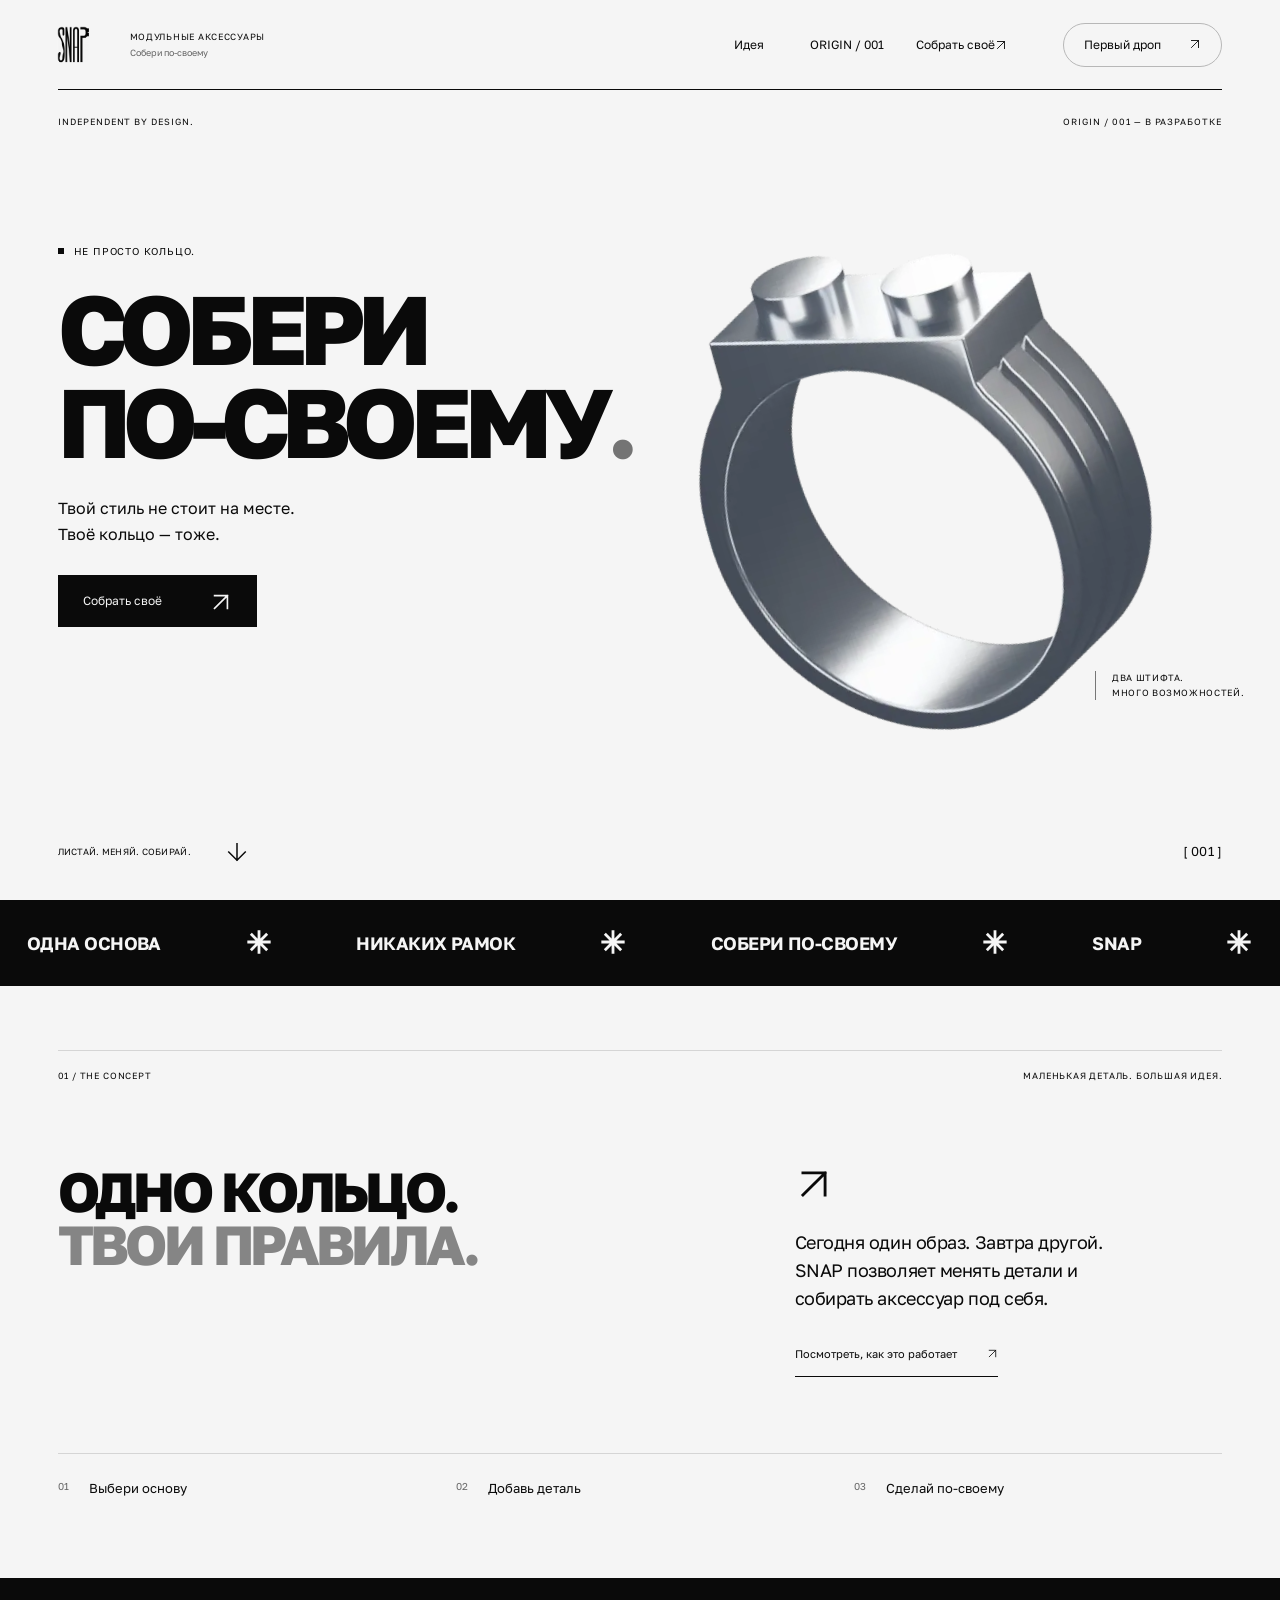
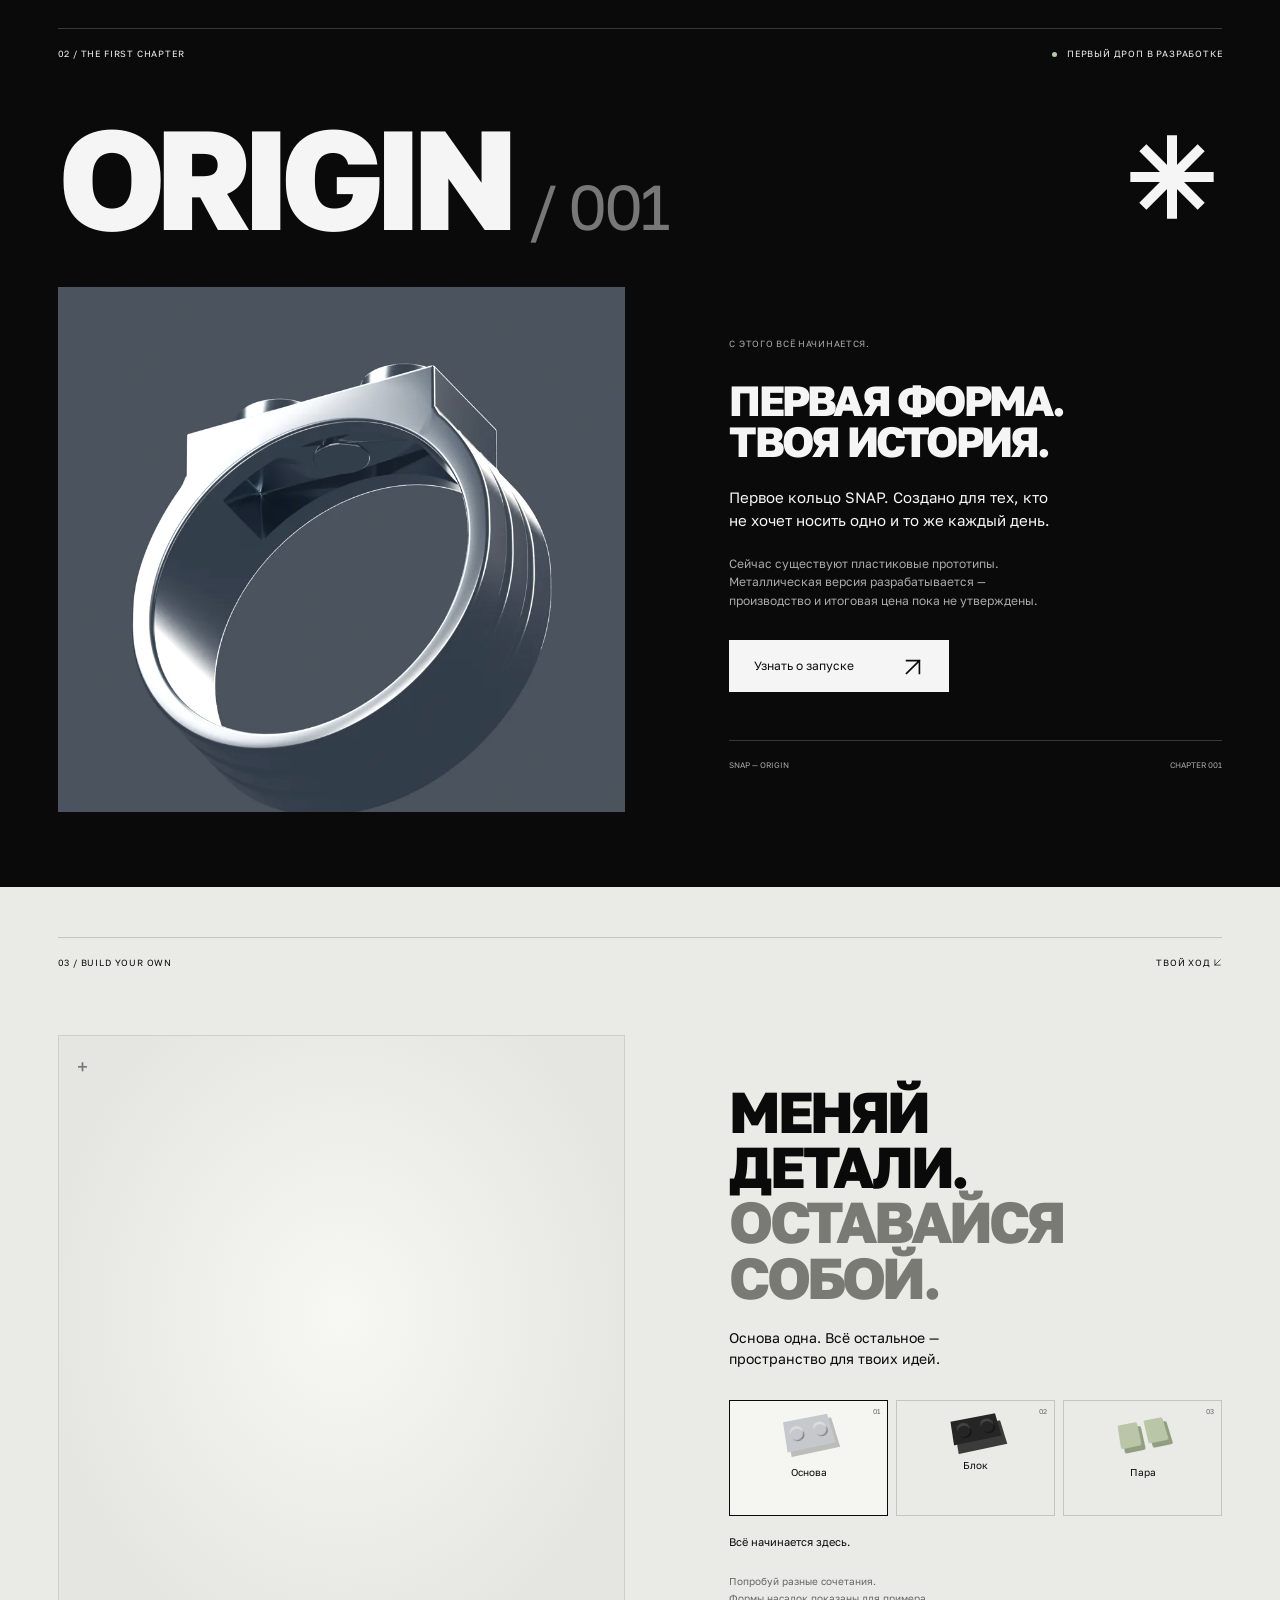
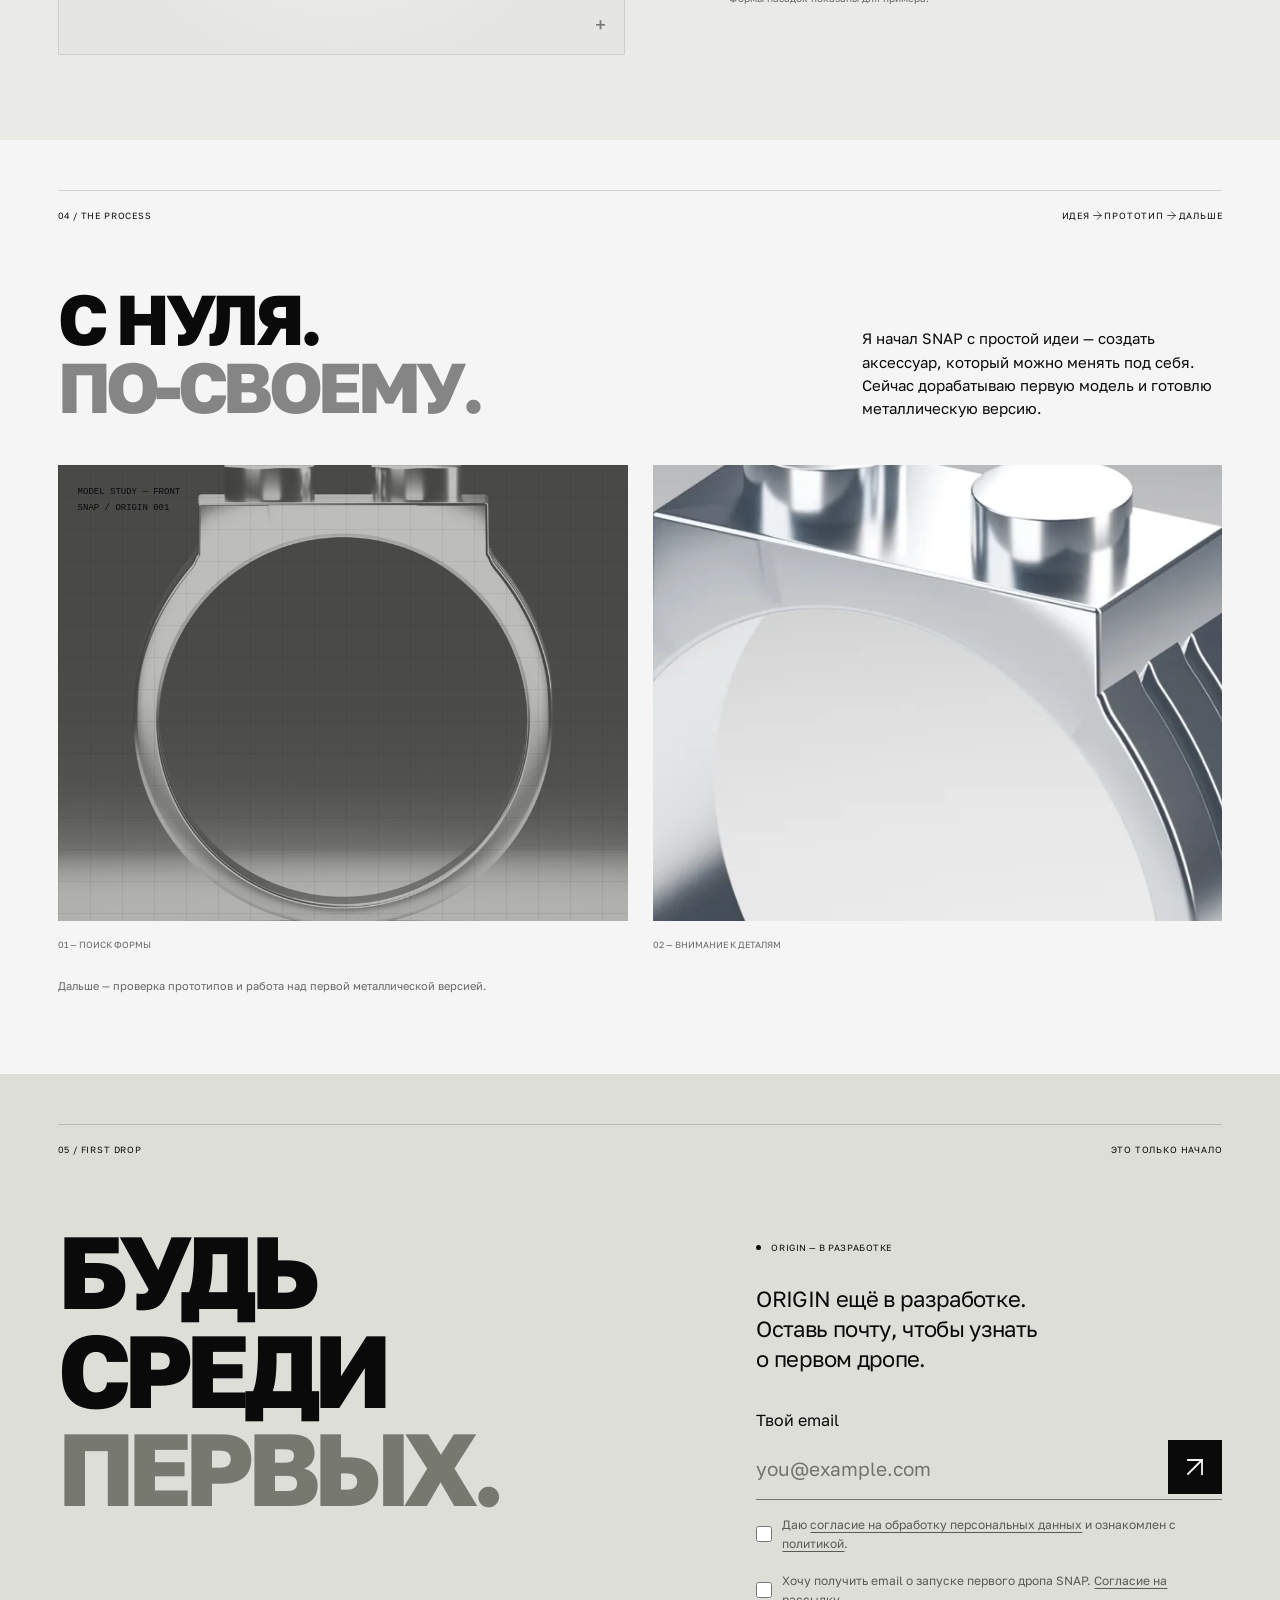
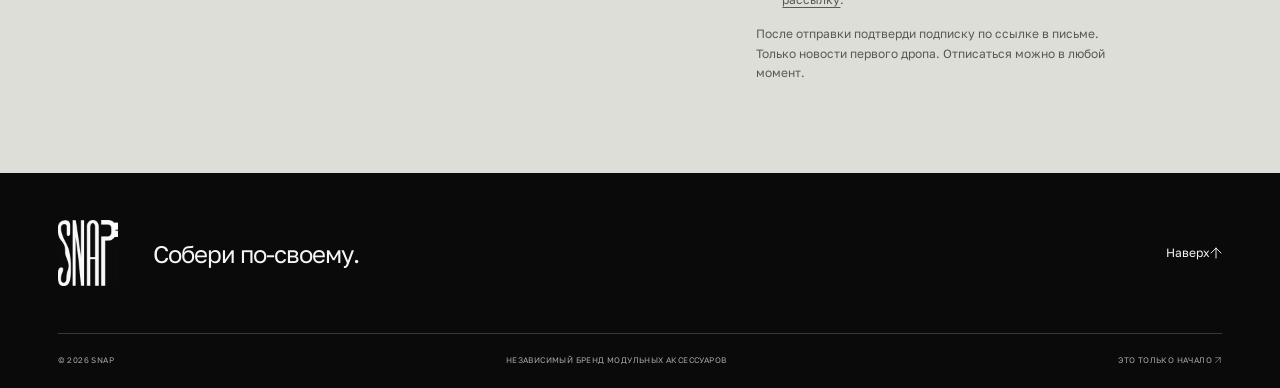
<file: index.html>
<!DOCTYPE html><!--yKnNZazQDcFm_Z3IN221v--><html lang="ru"><head><meta charSet="utf-8"/><meta name="viewport" content="width=device-width, initial-scale=1"/><link rel="preload" as="image" href="/media/snap-logo.webp"/><link rel="preload" as="image" href="/media/sequence/base/12.webp" fetchPriority="high"/><link rel="stylesheet" href="/_next/static/css/0de1158cc1c0358b.css" data-precedence="next"/><link rel="preload" as="script" fetchPriority="low" href="/_next/static/chunks/webpack-7579f4a6d8541d0e.js"/><script src="/_next/static/chunks/4bd1b696-c023c6e3521b1417.js" async=""></script><script src="/_next/static/chunks/255-1f92380adbc6ec99.js" async=""></script><script src="/_next/static/chunks/main-app-2f1abfb58937e68d.js" async=""></script><script src="/_next/static/chunks/app/page-f164406e32ae17df.js" async=""></script><title>SNAP — Собери по-своему</title><meta name="description" content="Независимый бренд модульных аксессуаров. Одно кольцо. Твои правила. Первый дроп ORIGIN в разработке."/><meta name="robots" content="index, follow"/><script src="/_next/static/chunks/polyfills-42372ed130431b0a.js" noModule=""></script></head><body><div hidden=""><!--$--><!--/$--></div><a class="skip-link" href="#concept">Перейти к содержимому</a><header class="header"><a class="brand-mark" href="#top" aria-label="SNAP — в начало"><img src="/media/snap-logo.webp" width="31" height="36" alt="SNAP"/></a><span class="header-caption">МОДУЛЬНЫЕ АКСЕССУАРЫ<br/><span>Собери по-своему</span></span><nav class="navigation" id="main-navigation" aria-label="Основная навигация"><a href="#concept">Идея</a><a href="#origin">ORIGIN / 001</a><a href="#build">Собрать своё <svg class="snap-icon" viewBox="0 0 24 24" fill="none" aria-hidden="true" focusable="false"><path d="M5 19 19 5M5 5h14v14" stroke="currentColor" stroke-width="1.8" stroke-linecap="square" stroke-linejoin="miter" transform="rotate(0 12 12)"></path></svg></a></nav><a class="header-drop" href="#first-drop">Первый дроп <span><svg class="snap-icon" viewBox="0 0 24 24" fill="none" aria-hidden="true" focusable="false"><path d="M5 19 19 5M5 5h14v14" stroke="currentColor" stroke-width="1.8" stroke-linecap="square" stroke-linejoin="miter" transform="rotate(0 12 12)"></path></svg></span></a><button class="menu-button" aria-controls="main-navigation" aria-expanded="false" aria-label="Открыть меню">Меню +</button></header><main id="top"><section class="hero"><div class="hero-topline"><span>INDEPENDENT BY DESIGN.</span><span>ORIGIN / 001 — В РАЗРАБОТКЕ</span></div><div class="hero-copy"><div class="eyebrow"><span class="tiny-square"></span> НЕ ПРОСТО КОЛЬЦО.</div><h1>СОБЕРИ<br/>ПО-СВОЕМУ<span class="title-dot">.</span></h1><p>Твой стиль не стоит на месте.<br/>Твоё кольцо — тоже.</p><a class="button button-dark" href="#build">Собрать своё <span><svg class="snap-icon" viewBox="0 0 24 24" fill="none" aria-hidden="true" focusable="false"><path d="M5 19 19 5M5 5h14v14" stroke="currentColor" stroke-width="1.8" stroke-linecap="square" stroke-linejoin="miter" transform="rotate(0 12 12)"></path></svg></span></a></div><div class="hero-stage" data-ring-stage="hero"><img class="ring-poster ring-sequence" src="/media/sequence/base/12.webp" width="640" height="640" alt="Кольцо SNAP — кадр визуализации цифровой модели" loading="eager" fetchPriority="high" decoding="async"/><span class="product-pin">ДВА ШТИФТА.<br/>МНОГО ВОЗМОЖНОСТЕЙ.</span></div><div class="hero-bottom"><a href="#concept">ЛИСТАЙ. МЕНЯЙ. СОБИРАЙ. <span><svg class="snap-icon" viewBox="0 0 24 24" fill="none" aria-hidden="true" focusable="false"><path d="M5 19 19 5M5 5h14v14" stroke="currentColor" stroke-width="1.8" stroke-linecap="square" stroke-linejoin="miter" transform="rotate(135 12 12)"></path></svg></span></a><span class="hero-index">[ 001 ]</span></div></section><div class="ticker" aria-hidden="true"><span>ОДНА ОСНОВА</span><b><svg class="snap-icon" viewBox="0 0 24 24" fill="none" aria-hidden="true" focusable="false"><path d="M12 2v20M2 12h20M5 5l14 14M5 19 19 5" stroke="currentColor" stroke-width="2.4"></path></svg></b><span>НИКАКИХ РАМОК</span><b><svg class="snap-icon" viewBox="0 0 24 24" fill="none" aria-hidden="true" focusable="false"><path d="M12 2v20M2 12h20M5 5l14 14M5 19 19 5" stroke="currentColor" stroke-width="2.4"></path></svg></b><span>СОБЕРИ ПО-СВОЕМУ</span><b><svg class="snap-icon" viewBox="0 0 24 24" fill="none" aria-hidden="true" focusable="false"><path d="M12 2v20M2 12h20M5 5l14 14M5 19 19 5" stroke="currentColor" stroke-width="2.4"></path></svg></b><span>SNAP</span><b><svg class="snap-icon" viewBox="0 0 24 24" fill="none" aria-hidden="true" focusable="false"><path d="M12 2v20M2 12h20M5 5l14 14M5 19 19 5" stroke="currentColor" stroke-width="2.4"></path></svg></b></div><section id="concept" class="concept section"><div class="section-line"><span>01 / THE CONCEPT</span><span>МАЛЕНЬКАЯ ДЕТАЛЬ. БОЛЬШАЯ ИДЕЯ.</span></div><div class="concept-layout"><h2>ОДНО КОЛЬЦО.<br/><span>ТВОИ ПРАВИЛА.</span></h2><div><span class="concept-icon" aria-hidden="true"><svg class="snap-icon" viewBox="0 0 24 24" fill="none" aria-hidden="true" focusable="false"><path d="M5 19 19 5M5 5h14v14" stroke="currentColor" stroke-width="1.8" stroke-linecap="square" stroke-linejoin="miter" transform="rotate(0 12 12)"></path></svg></span><p>Сегодня один образ. Завтра другой. SNAP позволяет менять детали и собирать аксессуар под себя.</p><a class="text-link" href="#build">Посмотреть, как это работает <span><svg class="snap-icon" viewBox="0 0 24 24" fill="none" aria-hidden="true" focusable="false"><path d="M5 19 19 5M5 5h14v14" stroke="currentColor" stroke-width="1.8" stroke-linecap="square" stroke-linejoin="miter" transform="rotate(0 12 12)"></path></svg></span></a></div></div><div class="concept-steps"><span><b>01</b> Выбери основу</span><span><b>02</b> Добавь деталь</span><span><b>03</b> Сделай по-своему</span></div></section><section id="origin" class="origin section"><div class="section-line"><span>02 / THE FIRST CHAPTER</span><span class="status-light">ПЕРВЫЙ ДРОП В РАЗРАБОТКЕ</span></div><div class="origin-heading"><h2>ORIGIN<span>/ 001</span></h2><span class="origin-star" aria-hidden="true"><svg class="snap-icon" viewBox="0 0 24 24" fill="none" aria-hidden="true" focusable="false"><path d="M12 2v20M2 12h20M5 5l14 14M5 19 19 5" stroke="currentColor" stroke-width="2.4"></path></svg></span></div><div class="origin-layout"><figure class="origin-image"><img src="/media/inside.webp" width="900" height="900" loading="lazy" alt="Внутренняя сторона кольца SNAP — рендер цифровой модели"/></figure><div class="origin-copy"><span class="eyebrow">С ЭТОГО ВСЁ НАЧИНАЕТСЯ.</span><h3>ПЕРВАЯ ФОРМА.<br/>ТВОЯ ИСТОРИЯ.</h3><p>Первое кольцо SNAP. Создано для тех, кто не хочет носить одно и то же каждый день.</p><p class="muted">Сейчас существуют пластиковые прототипы. Металлическая версия разрабатывается — производство и итоговая цена пока не утверждены.</p><a class="button button-light" href="#first-drop">Узнать о запуске <span><svg class="snap-icon" viewBox="0 0 24 24" fill="none" aria-hidden="true" focusable="false"><path d="M5 19 19 5M5 5h14v14" stroke="currentColor" stroke-width="1.8" stroke-linecap="square" stroke-linejoin="miter" transform="rotate(0 12 12)"></path></svg></span></a><div class="origin-footnote"><span>SNAP — ORIGIN</span><span>CHAPTER 001</span></div></div></div></section><section class="builder section" id="build" aria-labelledby="build-title"><div class="section-line"><span>03 / BUILD YOUR OWN</span><span>ТВОЙ ХОД <svg class="snap-icon" viewBox="0 0 24 24" fill="none" aria-hidden="true" focusable="false"><path d="M5 19 19 5M5 5h14v14" stroke="currentColor" stroke-width="1.8" stroke-linecap="square" stroke-linejoin="miter" transform="rotate(180 12 12)"></path></svg></span></div><div class="builder-layout"><div class="builder-stage" data-ring-stage="build"><img class="ring-poster ring-sequence" src="/media/sequence/base/12.webp" width="640" height="640" alt="Кольцо SNAP — кадр визуализации цифровой модели" loading="lazy" fetchPriority="auto" decoding="async"/><div class="stage-cross top-left">+</div><div class="stage-cross bottom-right">+</div></div><div class="builder-controls"><h2 id="build-title">МЕНЯЙ<br/>ДЕТАЛИ.<br/><span>ОСТАВАЙСЯ <br/>СОБОЙ.</span></h2><p>Основа одна. Всё остальное —<br/>пространство для твоих идей.</p><div class="module-picker" role="group" aria-label="Демонстрационные насадки"><button data-module="base" aria-pressed="true" class="module active"><span class="module-shape base" style="--module-color:#c5c8cc"><i></i><i></i></span><span>Основа</span><small>0<!-- -->1</small></button><button data-module="block" aria-pressed="false" class="module"><span class="module-shape block" style="--module-color:#252525"><i></i><i></i></span><span>Блок</span><small>0<!-- -->2</small></button><button data-module="double" aria-pressed="false" class="module"><span class="module-shape double" style="--module-color:#b9c7a7"><i></i><i></i></span><span>Пара</span><small>0<!-- -->3</small></button></div><p class="selected-caption" aria-live="polite">Всё начинается здесь.</p><p class="demo-note">Попробуй разные сочетания.<br/>Формы насадок показаны для примера.</p></div></div></section><section class="process section" id="process"><div class="section-line"><span>04 / THE PROCESS</span><span>ИДЕЯ <svg class="snap-icon" viewBox="0 0 24 24" fill="none" aria-hidden="true" focusable="false"><path d="M5 19 19 5M5 5h14v14" stroke="currentColor" stroke-width="1.8" stroke-linecap="square" stroke-linejoin="miter" transform="rotate(45 12 12)"></path></svg> ПРОТОТИП <svg class="snap-icon" viewBox="0 0 24 24" fill="none" aria-hidden="true" focusable="false"><path d="M5 19 19 5M5 5h14v14" stroke="currentColor" stroke-width="1.8" stroke-linecap="square" stroke-linejoin="miter" transform="rotate(45 12 12)"></path></svg> ДАЛЬШЕ</span></div><div class="process-heading"><h2>С НУЛЯ.<br/><span>ПО-СВОЕМУ.</span></h2><p>Я начал SNAP с простой идеи — создать аксессуар, который можно менять под себя. Сейчас дорабатываю первую модель и готовлю металлическую версию.</p></div><div class="process-grid"><figure><div class="cad-image"><img src="/media/side.webp" width="900" height="900" alt="Боковой ракурс цифровой модели SNAP" loading="lazy"/><span class="cad-grid"></span><span class="cad-label">MODEL STUDY — FRONT<br/>SNAP / ORIGIN 001</span></div><figcaption><span>01 — ПОИСК ФОРМЫ</span></figcaption></figure><figure><div class="detail-image"><img src="/media/hero.webp" width="1200" height="1200" loading="lazy" alt="Детали площадки и штифтов кольца SNAP — 3D-рендер"/></div><figcaption><span>02 — ВНИМАНИЕ К ДЕТАЛЯМ</span></figcaption></figure></div><p class="process-note">Дальше — проверка прототипов и работа над первой металлической версией.</p></section><section id="first-drop" class="signup section" aria-labelledby="signup-title"><div class="section-line"><span>05 / FIRST DROP</span><span>ЭТО ТОЛЬКО НАЧАЛО</span></div><div class="signup-layout"><h2 id="signup-title">БУДЬ<br/>СРЕДИ<br/><span>ПЕРВЫХ.</span></h2><div class="signup-content"><span class="status-light">ORIGIN — В РАЗРАБОТКЕ</span><p>ORIGIN ещё в разработке.<br/>Оставь почту, чтобы узнать<br/>о первом дропе.</p><form accept-charset="UTF-8" action="https://cp.unisender.com/ru/subscribe?hash=6nxn3b94kcfdrx9jefcy5f4em6941cexkpyzwr669mqtfmcb7d91y" method="POST"><input type="hidden" name="charset" value="UTF-8"/><input type="hidden" name="default_list_id" value="1"/><input type="hidden" name="overwrite" value="2"/><input type="hidden" name="is_v5" value="1"/><label for="email">Твой email</label><div class="email-row"><input id="email" type="email" autoComplete="email" placeholder="you@example.com" required="" maxLength="254" name="email"/><button type="submit" aria-label="Узнать о запуске SNAP"><svg class="snap-icon" viewBox="0 0 24 24" fill="none" aria-hidden="true" focusable="false"><path d="M5 19 19 5M5 5h14v14" stroke="currentColor" stroke-width="1.8" stroke-linecap="square" stroke-linejoin="miter" transform="rotate(0 12 12)"></path></svg></button></div><div class="honeypot" aria-hidden="true"><label>Ваш сайт<input tabindex="-1" autoComplete="off" name="website"/></label></div><label class="consent"><input type="checkbox" required="" name="consent"/><span>Даю <a href="/consent/" target="_blank" rel="noopener">согласие на обработку персональных данных</a> и ознакомлен с <a href="/privacy/" target="_blank" rel="noopener">политикой</a>.</span></label><label class="consent"><input type="checkbox" required="" name="newsletter"/><span>Хочу получить email о запуске первого дропа SNAP. <a href="/newsletter-consent/" target="_blank" rel="noopener">Согласие на рассылку</a>.</span></label><p class="privacy-note">После отправки подтверди подписку по ссылке в письме. Только новости первого дропа. Отписаться можно в любой момент.</p></form></div></div></section></main><footer class="footer"><div class="footer-top"><a href="#top" aria-label="SNAP — в начало"><img src="/media/snap-logo.webp" width="72" height="80" alt="SNAP"/></a><p>Собери по-своему.</p><a class="back-top" href="#top">Наверх <svg class="snap-icon" viewBox="0 0 24 24" fill="none" aria-hidden="true" focusable="false"><path d="M5 19 19 5M5 5h14v14" stroke="currentColor" stroke-width="1.8" stroke-linecap="square" stroke-linejoin="miter" transform="rotate(-45 12 12)"></path></svg></a></div><div class="footer-bottom"><span>© <!-- -->2026<!-- --> SNAP</span><span>НЕЗАВИСИМЫЙ БРЕНД МОДУЛЬНЫХ АКСЕССУАРОВ</span><span>ЭТО ТОЛЬКО НАЧАЛО <svg class="snap-icon" viewBox="0 0 24 24" fill="none" aria-hidden="true" focusable="false"><path d="M5 19 19 5M5 5h14v14" stroke="currentColor" stroke-width="1.8" stroke-linecap="square" stroke-linejoin="miter" transform="rotate(0 12 12)"></path></svg></span></div></footer><!--$--><!--/$--><script src="/_next/static/chunks/webpack-7579f4a6d8541d0e.js" id="_R_" async=""></script><script>(self.__next_f=self.__next_f||[]).push([0])</script><script>self.__next_f.push([1,"1:\"$Sreact.fragment\"\n2:I[9766,[],\"\"]\n3:I[8924,[],\"\"]\n4:I[1398,[\"974\",\"static/chunks/app/page-f164406e32ae17df.js\"],\"default\"]\n5:I[3861,[\"974\",\"static/chunks/app/page-f164406e32ae17df.js\"],\"default\"]\nf:I[7150,[],\"\"]\n:HL[\"/_next/static/css/0de1158cc1c0358b.css\",\"style\"]\n"])</script><script>self.__next_f.push([1,"0:{\"P\":null,\"b\":\"yKnNZazQDcFm-Z3IN221v\",\"p\":\"\",\"c\":[\"\",\"\"],\"i\":false,\"f\":[[[\"\",{\"children\":[\"__PAGE__\",{}]},\"$undefined\",\"$undefined\",true],[\"\",[\"$\",\"$1\",\"c\",{\"children\":[[[\"$\",\"link\",\"0\",{\"rel\":\"stylesheet\",\"href\":\"/_next/static/css/0de1158cc1c0358b.css\",\"precedence\":\"next\",\"crossOrigin\":\"$undefined\",\"nonce\":\"$undefined\"}]],[\"$\",\"html\",null,{\"lang\":\"ru\",\"children\":[\"$\",\"body\",null,{\"children\":[\"$\",\"$L2\",null,{\"parallelRouterKey\":\"children\",\"error\":\"$undefined\",\"errorStyles\":\"$undefined\",\"errorScripts\":\"$undefined\",\"template\":[\"$\",\"$L3\",null,{}],\"templateStyles\":\"$undefined\",\"templateScripts\":\"$undefined\",\"notFound\":[[[\"$\",\"title\",null,{\"children\":\"404: This page could not be found.\"}],[\"$\",\"div\",null,{\"style\":{\"fontFamily\":\"system-ui,\\\"Segoe UI\\\",Roboto,Helvetica,Arial,sans-serif,\\\"Apple Color Emoji\\\",\\\"Segoe UI Emoji\\\"\",\"height\":\"100vh\",\"textAlign\":\"center\",\"display\":\"flex\",\"flexDirection\":\"column\",\"alignItems\":\"center\",\"justifyContent\":\"center\"},\"children\":[\"$\",\"div\",null,{\"children\":[[\"$\",\"style\",null,{\"dangerouslySetInnerHTML\":{\"__html\":\"body{color:#000;background:#fff;margin:0}.next-error-h1{border-right:1px solid rgba(0,0,0,.3)}@media (prefers-color-scheme:dark){body{color:#fff;background:#000}.next-error-h1{border-right:1px solid rgba(255,255,255,.3)}}\"}}],[\"$\",\"h1\",null,{\"className\":\"next-error-h1\",\"style\":{\"display\":\"inline-block\",\"margin\":\"0 20px 0 0\",\"padding\":\"0 23px 0 0\",\"fontSize\":24,\"fontWeight\":500,\"verticalAlign\":\"top\",\"lineHeight\":\"49px\"},\"children\":404}],[\"$\",\"div\",null,{\"style\":{\"display\":\"inline-block\"},\"children\":[\"$\",\"h2\",null,{\"style\":{\"fontSize\":14,\"fontWeight\":400,\"lineHeight\":\"49px\",\"margin\":0},\"children\":\"This page could not be found.\"}]}]]}]}]],[]],\"forbidden\":\"$undefined\",\"unauthorized\":\"$undefined\"}]}]}]]}],{\"children\":[\"__PAGE__\",[\"$\",\"$1\",\"c\",{\"children\":[[[\"$\",\"a\",null,{\"className\":\"skip-link\",\"href\":\"#concept\",\"children\":\"Перейти к содержимому\"}],[\"$\",\"$L4\",null,{}],[\"$\",\"main\",null,{\"id\":\"top\",\"children\":[[\"$\",\"section\",null,{\"className\":\"hero\",\"children\":[[\"$\",\"div\",null,{\"className\":\"hero-topline\",\"children\":[[\"$\",\"span\",null,{\"children\":\"INDEPENDENT BY DESIGN.\"}],[\"$\",\"span\",null,{\"children\":\"ORIGIN / 001 — В РАЗРАБОТКЕ\"}]]}],[\"$\",\"div\",null,{\"className\":\"hero-copy\",\"children\":[[\"$\",\"div\",null,{\"className\":\"eyebrow\",\"children\":[[\"$\",\"span\",null,{\"className\":\"tiny-square\"}],\" НЕ ПРОСТО КОЛЬЦО.\"]}],[\"$\",\"h1\",null,{\"children\":[\"СОБЕРИ\",[\"$\",\"br\",null,{}],\"ПО-СВОЕМУ\",[\"$\",\"span\",null,{\"className\":\"title-dot\",\"children\":\".\"}]]}],[\"$\",\"p\",null,{\"children\":[\"Твой стиль не стоит на месте.\",[\"$\",\"br\",null,{}],\"Твоё кольцо — тоже.\"]}],[\"$\",\"a\",null,{\"className\":\"button button-dark\",\"href\":\"#build\",\"children\":[\"Собрать своё \",[\"$\",\"span\",null,{\"children\":[\"$\",\"svg\",null,{\"className\":\"snap-icon\",\"viewBox\":\"0 0 24 24\",\"fill\":\"none\",\"aria-hidden\":\"true\",\"focusable\":\"false\",\"children\":[\"$\",\"path\",null,{\"d\":\"M5 19 19 5M5 5h14v14\",\"stroke\":\"currentColor\",\"strokeWidth\":\"1.8\",\"strokeLinecap\":\"square\",\"strokeLinejoin\":\"miter\",\"transform\":\"rotate(0 12 12)\"}]}]}]]}]]}],[\"$\",\"div\",null,{\"className\":\"hero-stage\",\"data-ring-stage\":\"hero\",\"children\":[[\"$\",\"$L5\",null,{\"hero\":true}],[\"$\",\"span\",null,{\"className\":\"product-pin\",\"children\":[\"ДВА ШТИФТА.\",[\"$\",\"br\",null,{}],\"МНОГО ВОЗМОЖНОСТЕЙ.\"]}]]}],[\"$\",\"div\",null,{\"className\":\"hero-bottom\",\"children\":[[\"$\",\"a\",null,{\"href\":\"#concept\",\"children\":[\"ЛИСТАЙ. МЕНЯЙ. СОБИРАЙ. \",[\"$\",\"span\",null,{\"children\":[\"$\",\"svg\",null,{\"className\":\"snap-icon\",\"viewBox\":\"0 0 24 24\",\"fill\":\"none\",\"aria-hidden\":\"true\",\"focusable\":\"false\",\"children\":[\"$\",\"path\",null,{\"d\":\"M5 19 19 5M5 5h14v14\",\"stroke\":\"currentColor\",\"strokeWidth\":\"1.8\",\"strokeLinecap\":\"square\",\"strokeLinejoin\":\"miter\",\"transform\":\"rotate(135 12 12)\"}]}]}]]}],[\"$\",\"span\",null,{\"className\":\"hero-index\",\"children\":\"[ 001 ]\"}]]}]]}],[\"$\",\"div\",null,{\"className\":\"ticker\",\"aria-hidden\":\"true\",\"children\":[[\"$\",\"span\",null,{\"children\":\"ОДНА ОСНОВА\"}],[\"$\",\"b\",null,{\"children\":[\"$\",\"svg\",null,{\"className\":\"snap-icon\",\"viewBox\":\"0 0 24 24\",\"fill\":\"none\",\"aria-hidden\":\"true\",\"focusable\":\"false\",\"children\":[\"$\",\"path\",null,{\"d\":\"M12 2v20M2 12h20M5 5l14 14M5 19 19 5\",\"stroke\":\"currentColor\",\"strokeWidth\":\"2.4\"}]}]}],[\"$\",\"span\",null,{\"children\":\"НИКАКИХ РАМОК\"}],[\"$\",\"b\",null,{\"children\":[\"$\",\"svg\",null,{\"className\":\"snap-icon\",\"viewBox\":\"0 0 24 24\",\"fill\":\"none\",\"aria-hidden\":\"true\",\"focusable\":\"false\",\"children\":[\"$\",\"path\",null,{\"d\":\"M12 2v20M2 12h20M5 5l14 14M5 19 19 5\",\"stroke\":\"currentColor\",\"strokeWidth\":\"2.4\"}]}]}],[\"$\",\"span\",null,{\"children\":\"СОБЕРИ ПО-СВОЕМУ\"}],[\"$\",\"b\",null,{\"children\":[\"$\",\"svg\",null,{\"className\":\"snap-icon\",\"viewBox\":\"0 0 24 24\",\"fill\":\"none\",\"aria-hidden\":\"true\",\"focusable\":\"false\",\"children\":[\"$\",\"path\",null,{\"d\":\"M12 2v20M2 12h20M5 5l14 14M5 19 19 5\",\"stroke\":\"currentColor\",\"strokeWidth\":\"2.4\"}]}]}],[\"$\",\"span\",null,{\"children\":\"SNAP\"}],[\"$\",\"b\",null,{\"children\":[\"$\",\"svg\",null,{\"className\":\"snap-icon\",\"viewBox\":\"0 0 24 24\",\"fill\":\"none\",\"aria-hidden\":\"true\",\"focusable\":\"false\",\"children\":\"$L6\"}]}]]}],\"$L7\",\"$L8\",\"$L9\",\"$La\",\"$Lb\"]}],\"$Lc\"],null,\"$Ld\"]}],{},null,false]},null,false],\"$Le\",false]],\"m\":\"$undefined\",\"G\":[\"$f\",[]],\"s\":false,\"S\":true}\n"])</script><script>self.__next_f.push([1,"10:I[2644,[\"974\",\"static/chunks/app/page-f164406e32ae17df.js\"],\"default\"]\n11:I[620,[\"974\",\"static/chunks/app/page-f164406e32ae17df.js\"],\"default\"]\n12:I[4431,[],\"OutletBoundary\"]\n14:I[5278,[],\"AsyncMetadataOutlet\"]\n16:I[4431,[],\"ViewportBoundary\"]\n18:I[4431,[],\"MetadataBoundary\"]\n19:\"$Sreact.suspense\"\n6:[\"$\",\"path\",null,{\"d\":\"M12 2v20M2 12h20M5 5l14 14M5 19 19 5\",\"stroke\":\"currentColor\",\"strokeWidth\":\"2.4\"}]\n"])</script><script>self.__next_f.push([1,"7:[\"$\",\"section\",null,{\"id\":\"concept\",\"className\":\"concept section\",\"children\":[[\"$\",\"div\",null,{\"className\":\"section-line\",\"children\":[[\"$\",\"span\",null,{\"children\":\"01 / THE CONCEPT\"}],[\"$\",\"span\",null,{\"children\":\"МАЛЕНЬКАЯ ДЕТАЛЬ. БОЛЬШАЯ ИДЕЯ.\"}]]}],[\"$\",\"div\",null,{\"className\":\"concept-layout\",\"children\":[[\"$\",\"h2\",null,{\"children\":[\"ОДНО КОЛЬЦО.\",[\"$\",\"br\",null,{}],[\"$\",\"span\",null,{\"children\":\"ТВОИ ПРАВИЛА.\"}]]}],[\"$\",\"div\",null,{\"children\":[[\"$\",\"span\",null,{\"className\":\"concept-icon\",\"aria-hidden\":\"true\",\"children\":[\"$\",\"svg\",null,{\"className\":\"snap-icon\",\"viewBox\":\"0 0 24 24\",\"fill\":\"none\",\"aria-hidden\":\"true\",\"focusable\":\"false\",\"children\":[\"$\",\"path\",null,{\"d\":\"M5 19 19 5M5 5h14v14\",\"stroke\":\"currentColor\",\"strokeWidth\":\"1.8\",\"strokeLinecap\":\"square\",\"strokeLinejoin\":\"miter\",\"transform\":\"rotate(0 12 12)\"}]}]}],[\"$\",\"p\",null,{\"children\":\"Сегодня один образ. Завтра другой. SNAP позволяет менять детали и собирать аксессуар под себя.\"}],[\"$\",\"a\",null,{\"className\":\"text-link\",\"href\":\"#build\",\"children\":[\"Посмотреть, как это работает \",[\"$\",\"span\",null,{\"children\":[\"$\",\"svg\",null,{\"className\":\"snap-icon\",\"viewBox\":\"0 0 24 24\",\"fill\":\"none\",\"aria-hidden\":\"true\",\"focusable\":\"false\",\"children\":[\"$\",\"path\",null,{\"d\":\"M5 19 19 5M5 5h14v14\",\"stroke\":\"currentColor\",\"strokeWidth\":\"1.8\",\"strokeLinecap\":\"square\",\"strokeLinejoin\":\"miter\",\"transform\":\"rotate(0 12 12)\"}]}]}]]}]]}]]}],[\"$\",\"div\",null,{\"className\":\"concept-steps\",\"children\":[[\"$\",\"span\",null,{\"children\":[[\"$\",\"b\",null,{\"children\":\"01\"}],\" Выбери основу\"]}],[\"$\",\"span\",null,{\"children\":[[\"$\",\"b\",null,{\"children\":\"02\"}],\" Добавь деталь\"]}],[\"$\",\"span\",null,{\"children\":[[\"$\",\"b\",null,{\"children\":\"03\"}],\" Сделай по-своему\"]}]]}]]}]\n"])</script><script>self.__next_f.push([1,"8:[\"$\",\"section\",null,{\"id\":\"origin\",\"className\":\"origin section\",\"children\":[[\"$\",\"div\",null,{\"className\":\"section-line\",\"children\":[[\"$\",\"span\",null,{\"children\":\"02 / THE FIRST CHAPTER\"}],[\"$\",\"span\",null,{\"className\":\"status-light\",\"children\":\"ПЕРВЫЙ ДРОП В РАЗРАБОТКЕ\"}]]}],[\"$\",\"div\",null,{\"className\":\"origin-heading\",\"children\":[[\"$\",\"h2\",null,{\"children\":[\"ORIGIN\",[\"$\",\"span\",null,{\"children\":\"/ 001\"}]]}],[\"$\",\"span\",null,{\"className\":\"origin-star\",\"aria-hidden\":\"true\",\"children\":[\"$\",\"svg\",null,{\"className\":\"snap-icon\",\"viewBox\":\"0 0 24 24\",\"fill\":\"none\",\"aria-hidden\":\"true\",\"focusable\":\"false\",\"children\":[\"$\",\"path\",null,{\"d\":\"M12 2v20M2 12h20M5 5l14 14M5 19 19 5\",\"stroke\":\"currentColor\",\"strokeWidth\":\"2.4\"}]}]}]]}],[\"$\",\"div\",null,{\"className\":\"origin-layout\",\"children\":[[\"$\",\"figure\",null,{\"className\":\"origin-image\",\"children\":[\"$\",\"img\",null,{\"src\":\"/media/inside.webp\",\"width\":\"900\",\"height\":\"900\",\"loading\":\"lazy\",\"alt\":\"Внутренняя сторона кольца SNAP — рендер цифровой модели\"}]}],[\"$\",\"div\",null,{\"className\":\"origin-copy\",\"children\":[[\"$\",\"span\",null,{\"className\":\"eyebrow\",\"children\":\"С ЭТОГО ВСЁ НАЧИНАЕТСЯ.\"}],[\"$\",\"h3\",null,{\"children\":[\"ПЕРВАЯ ФОРМА.\",[\"$\",\"br\",null,{}],\"ТВОЯ ИСТОРИЯ.\"]}],[\"$\",\"p\",null,{\"children\":\"Первое кольцо SNAP. Создано для тех, кто не хочет носить одно и то же каждый день.\"}],[\"$\",\"p\",null,{\"className\":\"muted\",\"children\":\"Сейчас существуют пластиковые прототипы. Металлическая версия разрабатывается — производство и итоговая цена пока не утверждены.\"}],[\"$\",\"a\",null,{\"className\":\"button button-light\",\"href\":\"#first-drop\",\"children\":[\"Узнать о запуске \",[\"$\",\"span\",null,{\"children\":[\"$\",\"svg\",null,{\"className\":\"snap-icon\",\"viewBox\":\"0 0 24 24\",\"fill\":\"none\",\"aria-hidden\":\"true\",\"focusable\":\"false\",\"children\":[\"$\",\"path\",null,{\"d\":\"M5 19 19 5M5 5h14v14\",\"stroke\":\"currentColor\",\"strokeWidth\":\"1.8\",\"strokeLinecap\":\"square\",\"strokeLinejoin\":\"miter\",\"transform\":\"rotate(0 12 12)\"}]}]}]]}],[\"$\",\"div\",null,{\"className\":\"origin-footnote\",\"children\":[[\"$\",\"span\",null,{\"children\":\"SNAP — ORIGIN\"}],[\"$\",\"span\",null,{\"children\":\"CHAPTER 001\"}]]}]]}]]}]]}]\n"])</script><script>self.__next_f.push([1,"9:[\"$\",\"$L10\",null,{}]\n"])</script><script>self.__next_f.push([1,"a:[\"$\",\"section\",null,{\"className\":\"process section\",\"id\":\"process\",\"children\":[[\"$\",\"div\",null,{\"className\":\"section-line\",\"children\":[[\"$\",\"span\",null,{\"children\":\"04 / THE PROCESS\"}],[\"$\",\"span\",null,{\"children\":[\"ИДЕЯ \",[\"$\",\"svg\",null,{\"className\":\"snap-icon\",\"viewBox\":\"0 0 24 24\",\"fill\":\"none\",\"aria-hidden\":\"true\",\"focusable\":\"false\",\"children\":[\"$\",\"path\",null,{\"d\":\"M5 19 19 5M5 5h14v14\",\"stroke\":\"currentColor\",\"strokeWidth\":\"1.8\",\"strokeLinecap\":\"square\",\"strokeLinejoin\":\"miter\",\"transform\":\"rotate(45 12 12)\"}]}],\" ПРОТОТИП \",[\"$\",\"svg\",null,{\"className\":\"snap-icon\",\"viewBox\":\"0 0 24 24\",\"fill\":\"none\",\"aria-hidden\":\"true\",\"focusable\":\"false\",\"children\":[\"$\",\"path\",null,{\"d\":\"M5 19 19 5M5 5h14v14\",\"stroke\":\"currentColor\",\"strokeWidth\":\"1.8\",\"strokeLinecap\":\"square\",\"strokeLinejoin\":\"miter\",\"transform\":\"rotate(45 12 12)\"}]}],\" ДАЛЬШЕ\"]}]]}],[\"$\",\"div\",null,{\"className\":\"process-heading\",\"children\":[[\"$\",\"h2\",null,{\"children\":[\"С НУЛЯ.\",[\"$\",\"br\",null,{}],[\"$\",\"span\",null,{\"children\":\"ПО-СВОЕМУ.\"}]]}],[\"$\",\"p\",null,{\"children\":\"Я начал SNAP с простой идеи — создать аксессуар, который можно менять под себя. Сейчас дорабатываю первую модель и готовлю металлическую версию.\"}]]}],[\"$\",\"div\",null,{\"className\":\"process-grid\",\"children\":[[\"$\",\"figure\",null,{\"children\":[[\"$\",\"div\",null,{\"className\":\"cad-image\",\"children\":[[\"$\",\"img\",null,{\"src\":\"/media/side.webp\",\"width\":\"900\",\"height\":\"900\",\"alt\":\"Боковой ракурс цифровой модели SNAP\",\"loading\":\"lazy\"}],[\"$\",\"span\",null,{\"className\":\"cad-grid\"}],[\"$\",\"span\",null,{\"className\":\"cad-label\",\"children\":[\"MODEL STUDY — FRONT\",[\"$\",\"br\",null,{}],\"SNAP / ORIGIN 001\"]}]]}],[\"$\",\"figcaption\",null,{\"children\":[\"$\",\"span\",null,{\"children\":\"01 — ПОИСК ФОРМЫ\"}]}]]}],[\"$\",\"figure\",null,{\"children\":[[\"$\",\"div\",null,{\"className\":\"detail-image\",\"children\":[\"$\",\"img\",null,{\"src\":\"/media/hero.webp\",\"width\":\"1200\",\"height\":\"1200\",\"loading\":\"lazy\",\"alt\":\"Детали площадки и штифтов кольца SNAP — 3D-рендер\"}]}],[\"$\",\"figcaption\",null,{\"children\":[\"$\",\"span\",null,{\"children\":\"02 — ВНИМАНИЕ К ДЕТАЛЯМ\"}]}]]}]]}],[\"$\",\"p\",null,{\"className\":\"process-note\",\"children\":\"Дальше — проверка прототипов и работа над первой металлической версией.\"}]]}]\n"])</script><script>self.__next_f.push([1,"b:[\"$\",\"$L11\",null,{}]\n"])</script><script>self.__next_f.push([1,"c:[\"$\",\"footer\",null,{\"className\":\"footer\",\"children\":[[\"$\",\"div\",null,{\"className\":\"footer-top\",\"children\":[[\"$\",\"a\",null,{\"href\":\"#top\",\"aria-label\":\"SNAP — в начало\",\"children\":[\"$\",\"img\",null,{\"src\":\"/media/snap-logo.webp\",\"width\":\"72\",\"height\":\"80\",\"alt\":\"SNAP\"}]}],[\"$\",\"p\",null,{\"children\":\"Собери по-своему.\"}],[\"$\",\"a\",null,{\"className\":\"back-top\",\"href\":\"#top\",\"children\":[\"Наверх \",[\"$\",\"svg\",null,{\"className\":\"snap-icon\",\"viewBox\":\"0 0 24 24\",\"fill\":\"none\",\"aria-hidden\":\"true\",\"focusable\":\"false\",\"children\":[\"$\",\"path\",null,{\"d\":\"M5 19 19 5M5 5h14v14\",\"stroke\":\"currentColor\",\"strokeWidth\":\"1.8\",\"strokeLinecap\":\"square\",\"strokeLinejoin\":\"miter\",\"transform\":\"rotate(-45 12 12)\"}]}]]}]]}],[\"$\",\"div\",null,{\"className\":\"footer-bottom\",\"children\":[[\"$\",\"span\",null,{\"children\":[\"© \",2026,\" SNAP\"]}],[\"$\",\"span\",null,{\"children\":\"НЕЗАВИСИМЫЙ БРЕНД МОДУЛЬНЫХ АКСЕССУАРОВ\"}],[\"$\",\"span\",null,{\"children\":[\"ЭТО ТОЛЬКО НАЧАЛО \",[\"$\",\"svg\",null,{\"className\":\"snap-icon\",\"viewBox\":\"0 0 24 24\",\"fill\":\"none\",\"aria-hidden\":\"true\",\"focusable\":\"false\",\"children\":[\"$\",\"path\",null,{\"d\":\"M5 19 19 5M5 5h14v14\",\"stroke\":\"currentColor\",\"strokeWidth\":\"1.8\",\"strokeLinecap\":\"square\",\"strokeLinejoin\":\"miter\",\"transform\":\"rotate(0 12 12)\"}]}]]}]]}]]}]\n"])</script><script>self.__next_f.push([1,"d:[\"$\",\"$L12\",null,{\"children\":[\"$L13\",[\"$\",\"$L14\",null,{\"promise\":\"$@15\"}]]}]\ne:[\"$\",\"$1\",\"h\",{\"children\":[null,[[\"$\",\"$L16\",null,{\"children\":\"$L17\"}],null],[\"$\",\"$L18\",null,{\"children\":[\"$\",\"div\",null,{\"hidden\":true,\"children\":[\"$\",\"$19\",null,{\"fallback\":null,\"children\":\"$L1a\"}]}]}]]}]\n"])</script><script>self.__next_f.push([1,"17:[[\"$\",\"meta\",\"0\",{\"charSet\":\"utf-8\"}],[\"$\",\"meta\",\"1\",{\"name\":\"viewport\",\"content\":\"width=device-width, initial-scale=1\"}]]\n13:null\n"])</script><script>self.__next_f.push([1,"15:{\"metadata\":[[\"$\",\"title\",\"0\",{\"children\":\"SNAP — Собери по-своему\"}],[\"$\",\"meta\",\"1\",{\"name\":\"description\",\"content\":\"Независимый бренд модульных аксессуаров. Одно кольцо. Твои правила. Первый дроп ORIGIN в разработке.\"}],[\"$\",\"meta\",\"2\",{\"name\":\"robots\",\"content\":\"index, follow\"}]],\"error\":null,\"digest\":\"$undefined\"}\n"])</script><script>self.__next_f.push([1,"1a:\"$15:metadata\"\n"])</script></body></html>
</file>
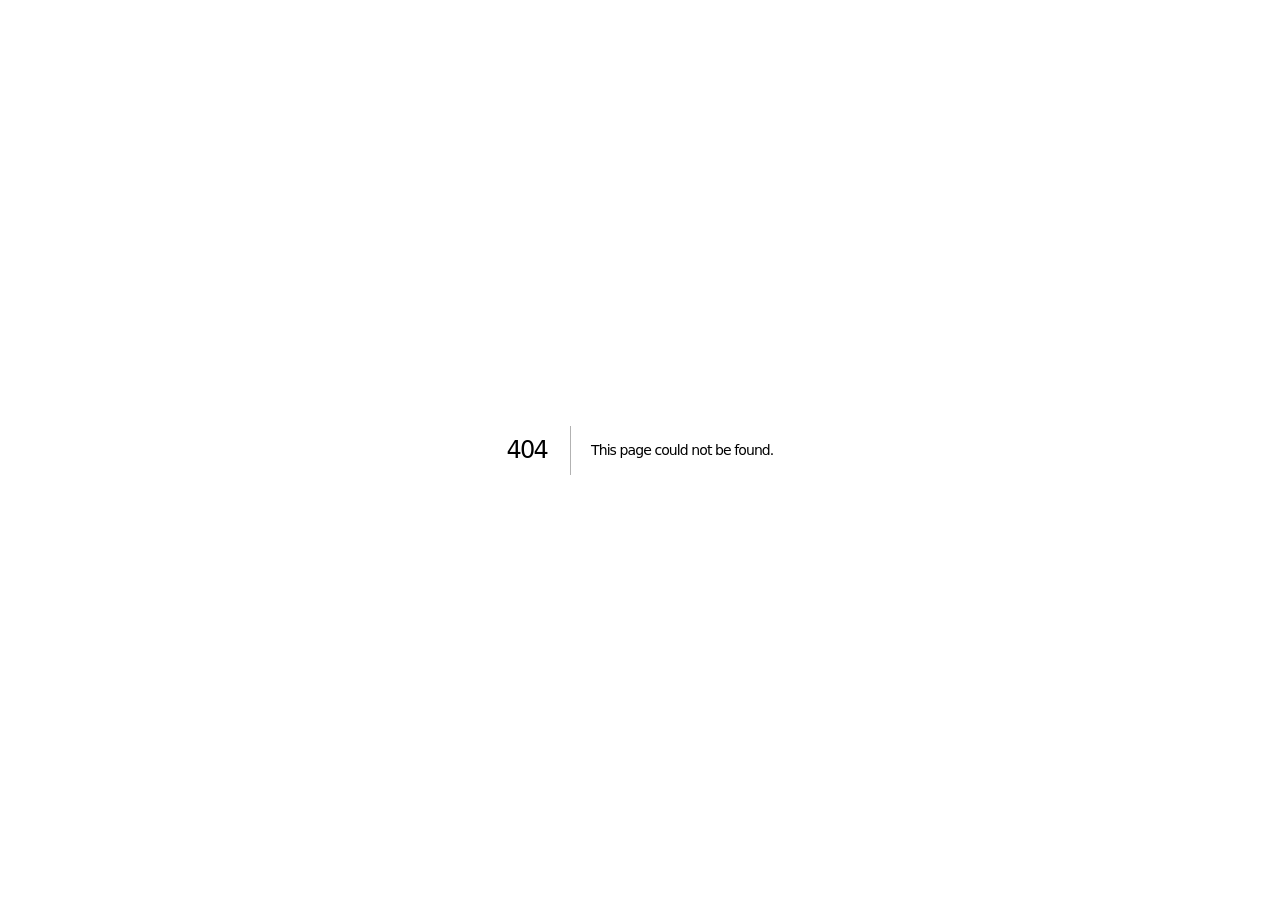
<file: 404/index.html>
<!DOCTYPE html><!--yKnNZazQDcFm_Z3IN221v--><html lang="ru"><head><meta charSet="utf-8"/><meta name="viewport" content="width=device-width, initial-scale=1"/><link rel="stylesheet" href="/_next/static/css/0de1158cc1c0358b.css" data-precedence="next"/><link rel="preload" as="script" fetchPriority="low" href="/_next/static/chunks/webpack-7579f4a6d8541d0e.js"/><script src="/_next/static/chunks/4bd1b696-c023c6e3521b1417.js" async=""></script><script src="/_next/static/chunks/255-1f92380adbc6ec99.js" async=""></script><script src="/_next/static/chunks/main-app-2f1abfb58937e68d.js" async=""></script><meta name="robots" content="noindex"/><title>404: This page could not be found.</title><title>SNAP — Собери по-своему</title><meta name="description" content="Независимый бренд модульных аксессуаров. Одно кольцо. Твои правила. Первый дроп ORIGIN в разработке."/><meta name="robots" content="index, follow"/><script src="/_next/static/chunks/polyfills-42372ed130431b0a.js" noModule=""></script></head><body><div hidden=""><!--$--><!--/$--></div><div style="font-family:system-ui,&quot;Segoe UI&quot;,Roboto,Helvetica,Arial,sans-serif,&quot;Apple Color Emoji&quot;,&quot;Segoe UI Emoji&quot;;height:100vh;text-align:center;display:flex;flex-direction:column;align-items:center;justify-content:center"><div><style>body{color:#000;background:#fff;margin:0}.next-error-h1{border-right:1px solid rgba(0,0,0,.3)}@media (prefers-color-scheme:dark){body{color:#fff;background:#000}.next-error-h1{border-right:1px solid rgba(255,255,255,.3)}}</style><h1 class="next-error-h1" style="display:inline-block;margin:0 20px 0 0;padding:0 23px 0 0;font-size:24px;font-weight:500;vertical-align:top;line-height:49px">404</h1><div style="display:inline-block"><h2 style="font-size:14px;font-weight:400;line-height:49px;margin:0">This page could not be found.</h2></div></div></div><!--$--><!--/$--><script src="/_next/static/chunks/webpack-7579f4a6d8541d0e.js" id="_R_" async=""></script><script>(self.__next_f=self.__next_f||[]).push([0])</script><script>self.__next_f.push([1,"1:\"$Sreact.fragment\"\n2:I[9766,[],\"\"]\n3:I[8924,[],\"\"]\n4:I[4431,[],\"OutletBoundary\"]\n6:I[5278,[],\"AsyncMetadataOutlet\"]\n8:I[4431,[],\"ViewportBoundary\"]\na:I[4431,[],\"MetadataBoundary\"]\nb:\"$Sreact.suspense\"\nd:I[7150,[],\"\"]\n:HL[\"/_next/static/css/0de1158cc1c0358b.css\",\"style\"]\n"])</script><script>self.__next_f.push([1,"0:{\"P\":null,\"b\":\"yKnNZazQDcFm-Z3IN221v\",\"p\":\"\",\"c\":[\"\",\"_not-found\",\"\"],\"i\":false,\"f\":[[[\"\",{\"children\":[\"/_not-found\",{\"children\":[\"__PAGE__\",{}]}]},\"$undefined\",\"$undefined\",true],[\"\",[\"$\",\"$1\",\"c\",{\"children\":[[[\"$\",\"link\",\"0\",{\"rel\":\"stylesheet\",\"href\":\"/_next/static/css/0de1158cc1c0358b.css\",\"precedence\":\"next\",\"crossOrigin\":\"$undefined\",\"nonce\":\"$undefined\"}]],[\"$\",\"html\",null,{\"lang\":\"ru\",\"children\":[\"$\",\"body\",null,{\"children\":[\"$\",\"$L2\",null,{\"parallelRouterKey\":\"children\",\"error\":\"$undefined\",\"errorStyles\":\"$undefined\",\"errorScripts\":\"$undefined\",\"template\":[\"$\",\"$L3\",null,{}],\"templateStyles\":\"$undefined\",\"templateScripts\":\"$undefined\",\"notFound\":\"$undefined\",\"forbidden\":\"$undefined\",\"unauthorized\":\"$undefined\"}]}]}]]}],{\"children\":[\"/_not-found\",[\"$\",\"$1\",\"c\",{\"children\":[null,[\"$\",\"$L2\",null,{\"parallelRouterKey\":\"children\",\"error\":\"$undefined\",\"errorStyles\":\"$undefined\",\"errorScripts\":\"$undefined\",\"template\":[\"$\",\"$L3\",null,{}],\"templateStyles\":\"$undefined\",\"templateScripts\":\"$undefined\",\"notFound\":\"$undefined\",\"forbidden\":\"$undefined\",\"unauthorized\":\"$undefined\"}]]}],{\"children\":[\"__PAGE__\",[\"$\",\"$1\",\"c\",{\"children\":[[[\"$\",\"title\",null,{\"children\":\"404: This page could not be found.\"}],[\"$\",\"div\",null,{\"style\":{\"fontFamily\":\"system-ui,\\\"Segoe UI\\\",Roboto,Helvetica,Arial,sans-serif,\\\"Apple Color Emoji\\\",\\\"Segoe UI Emoji\\\"\",\"height\":\"100vh\",\"textAlign\":\"center\",\"display\":\"flex\",\"flexDirection\":\"column\",\"alignItems\":\"center\",\"justifyContent\":\"center\"},\"children\":[\"$\",\"div\",null,{\"children\":[[\"$\",\"style\",null,{\"dangerouslySetInnerHTML\":{\"__html\":\"body{color:#000;background:#fff;margin:0}.next-error-h1{border-right:1px solid rgba(0,0,0,.3)}@media (prefers-color-scheme:dark){body{color:#fff;background:#000}.next-error-h1{border-right:1px solid rgba(255,255,255,.3)}}\"}}],[\"$\",\"h1\",null,{\"className\":\"next-error-h1\",\"style\":{\"display\":\"inline-block\",\"margin\":\"0 20px 0 0\",\"padding\":\"0 23px 0 0\",\"fontSize\":24,\"fontWeight\":500,\"verticalAlign\":\"top\",\"lineHeight\":\"49px\"},\"children\":404}],[\"$\",\"div\",null,{\"style\":{\"display\":\"inline-block\"},\"children\":[\"$\",\"h2\",null,{\"style\":{\"fontSize\":14,\"fontWeight\":400,\"lineHeight\":\"49px\",\"margin\":0},\"children\":\"This page could not be found.\"}]}]]}]}]],null,[\"$\",\"$L4\",null,{\"children\":[\"$L5\",[\"$\",\"$L6\",null,{\"promise\":\"$@7\"}]]}]]}],{},null,false]},null,false]},null,false],[\"$\",\"$1\",\"h\",{\"children\":[[\"$\",\"meta\",null,{\"name\":\"robots\",\"content\":\"noindex\"}],[[\"$\",\"$L8\",null,{\"children\":\"$L9\"}],null],[\"$\",\"$La\",null,{\"children\":[\"$\",\"div\",null,{\"hidden\":true,\"children\":[\"$\",\"$b\",null,{\"fallback\":null,\"children\":\"$Lc\"}]}]}]]}],false]],\"m\":\"$undefined\",\"G\":[\"$d\",[]],\"s\":false,\"S\":true}\n"])</script><script>self.__next_f.push([1,"9:[[\"$\",\"meta\",\"0\",{\"charSet\":\"utf-8\"}],[\"$\",\"meta\",\"1\",{\"name\":\"viewport\",\"content\":\"width=device-width, initial-scale=1\"}]]\n5:null\n"])</script><script>self.__next_f.push([1,"7:{\"metadata\":[[\"$\",\"title\",\"0\",{\"children\":\"SNAP — Собери по-своему\"}],[\"$\",\"meta\",\"1\",{\"name\":\"description\",\"content\":\"Независимый бренд модульных аксессуаров. Одно кольцо. Твои правила. Первый дроп ORIGIN в разработке.\"}],[\"$\",\"meta\",\"2\",{\"name\":\"robots\",\"content\":\"index, follow\"}]],\"error\":null,\"digest\":\"$undefined\"}\n"])</script><script>self.__next_f.push([1,"c:\"$7:metadata\"\n"])</script></body></html>
</file>
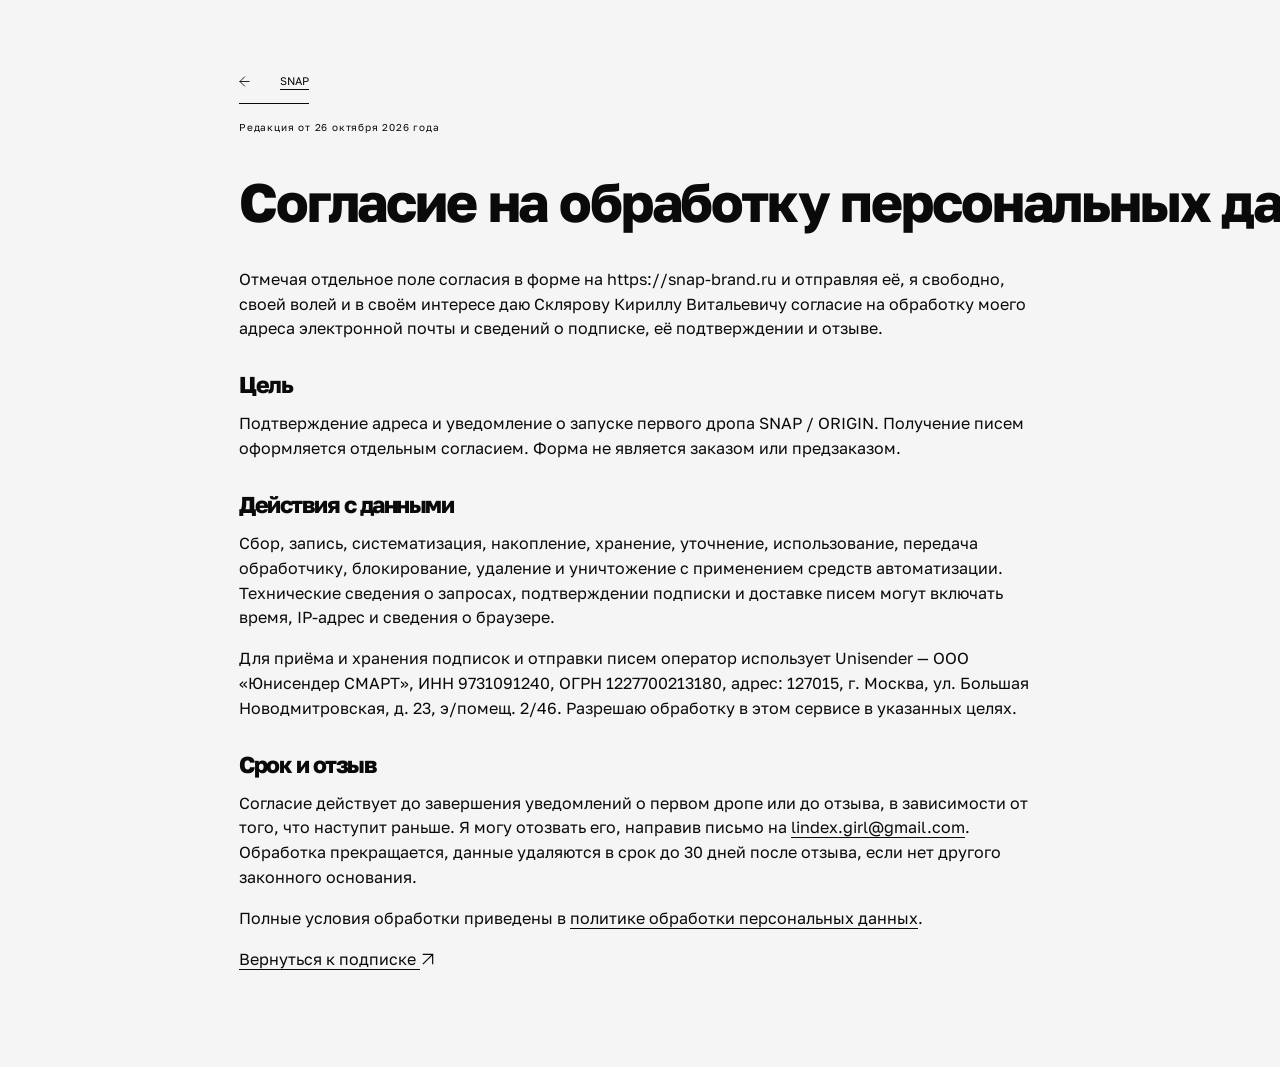
<file: consent/index.html>
<!DOCTYPE html><!--yKnNZazQDcFm_Z3IN221v--><html lang="ru"><head><meta charSet="utf-8"/><meta name="viewport" content="width=device-width, initial-scale=1"/><link rel="stylesheet" href="/_next/static/css/0de1158cc1c0358b.css" data-precedence="next"/><link rel="preload" as="script" fetchPriority="low" href="/_next/static/chunks/webpack-7579f4a6d8541d0e.js"/><script src="/_next/static/chunks/4bd1b696-c023c6e3521b1417.js" async=""></script><script src="/_next/static/chunks/255-1f92380adbc6ec99.js" async=""></script><script src="/_next/static/chunks/main-app-2f1abfb58937e68d.js" async=""></script><title>Согласие на обработку данных — SNAP</title><meta name="description" content="Независимый бренд модульных аксессуаров. Одно кольцо. Твои правила. Первый дроп ORIGIN в разработке."/><meta name="robots" content="index, follow"/><script src="/_next/static/chunks/polyfills-42372ed130431b0a.js" noModule=""></script></head><body><div hidden=""><!--$--><!--/$--></div><main class="legal-document"><a class="text-link" href="/"><svg class="snap-icon" viewBox="0 0 24 24" fill="none" aria-hidden="true" focusable="false"><path d="M5 19 19 5M5 5h14v14" stroke="currentColor" stroke-width="1.8" stroke-linecap="square" stroke-linejoin="miter" transform="rotate(-135 12 12)"></path></svg> SNAP</a><p class="eyebrow">Редакция от 26 октября 2026 года</p><h1>Согласие на обработку персональных данных</h1><p>Отмечая отдельное поле согласия в форме на https://snap-brand.ru и отправляя её, я свободно, своей волей и в своём интересе даю Склярову Кириллу Витальевичу согласие на обработку моего адреса электронной почты и сведений о подписке, её подтверждении и отзыве.</p><h2>Цель</h2><p>Подтверждение адреса и уведомление о запуске первого дропа SNAP / ORIGIN. Получение писем оформляется отдельным согласием. Форма не является заказом или предзаказом.</p><h2>Действия с данными</h2><p>Сбор, запись, систематизация, накопление, хранение, уточнение, использование, передача обработчику, блокирование, удаление и уничтожение с применением средств автоматизации. Технические сведения о запросах, подтверждении подписки и доставке писем могут включать время, IP-адрес и сведения о браузере.</p><p>Для приёма и хранения подписок и отправки писем оператор использует Unisender — ООО «Юнисендер СМАРТ», ИНН 9731091240, ОГРН 1227700213180, адрес: 127015, г. Москва, ул. Большая Новодмитровская, д. 23, э/помещ. 2/46. Разрешаю обработку в этом сервисе в указанных целях.</p><h2>Срок и отзыв</h2><p>Согласие действует до завершения уведомлений о первом дропе или до отзыва, в зависимости от того, что наступит раньше. Я могу отозвать его, направив письмо на <a href="mailto:lindex.girl@gmail.com">lindex.girl@gmail.com</a>. Обработка прекращается, данные удаляются в срок до 30 дней после отзыва, если нет другого законного основания.</p><p>Полные условия обработки приведены в <a href="/privacy/">политике обработки персональных данных</a>.</p><p><a href="/#first-drop">Вернуться к подписке <svg class="snap-icon" viewBox="0 0 24 24" fill="none" aria-hidden="true" focusable="false"><path d="M5 19 19 5M5 5h14v14" stroke="currentColor" stroke-width="1.8" stroke-linecap="square" stroke-linejoin="miter" transform="rotate(0 12 12)"></path></svg></a></p></main><!--$--><!--/$--><script src="/_next/static/chunks/webpack-7579f4a6d8541d0e.js" id="_R_" async=""></script><script>(self.__next_f=self.__next_f||[]).push([0])</script><script>self.__next_f.push([1,"1:\"$Sreact.fragment\"\n2:I[9766,[],\"\"]\n3:I[8924,[],\"\"]\n8:I[7150,[],\"\"]\n:HL[\"/_next/static/css/0de1158cc1c0358b.css\",\"style\"]\n"])</script><script>self.__next_f.push([1,"0:{\"P\":null,\"b\":\"yKnNZazQDcFm-Z3IN221v\",\"p\":\"\",\"c\":[\"\",\"consent\",\"\"],\"i\":false,\"f\":[[[\"\",{\"children\":[\"consent\",{\"children\":[\"__PAGE__\",{}]}]},\"$undefined\",\"$undefined\",true],[\"\",[\"$\",\"$1\",\"c\",{\"children\":[[[\"$\",\"link\",\"0\",{\"rel\":\"stylesheet\",\"href\":\"/_next/static/css/0de1158cc1c0358b.css\",\"precedence\":\"next\",\"crossOrigin\":\"$undefined\",\"nonce\":\"$undefined\"}]],[\"$\",\"html\",null,{\"lang\":\"ru\",\"children\":[\"$\",\"body\",null,{\"children\":[\"$\",\"$L2\",null,{\"parallelRouterKey\":\"children\",\"error\":\"$undefined\",\"errorStyles\":\"$undefined\",\"errorScripts\":\"$undefined\",\"template\":[\"$\",\"$L3\",null,{}],\"templateStyles\":\"$undefined\",\"templateScripts\":\"$undefined\",\"notFound\":[[[\"$\",\"title\",null,{\"children\":\"404: This page could not be found.\"}],[\"$\",\"div\",null,{\"style\":{\"fontFamily\":\"system-ui,\\\"Segoe UI\\\",Roboto,Helvetica,Arial,sans-serif,\\\"Apple Color Emoji\\\",\\\"Segoe UI Emoji\\\"\",\"height\":\"100vh\",\"textAlign\":\"center\",\"display\":\"flex\",\"flexDirection\":\"column\",\"alignItems\":\"center\",\"justifyContent\":\"center\"},\"children\":[\"$\",\"div\",null,{\"children\":[[\"$\",\"style\",null,{\"dangerouslySetInnerHTML\":{\"__html\":\"body{color:#000;background:#fff;margin:0}.next-error-h1{border-right:1px solid rgba(0,0,0,.3)}@media (prefers-color-scheme:dark){body{color:#fff;background:#000}.next-error-h1{border-right:1px solid rgba(255,255,255,.3)}}\"}}],[\"$\",\"h1\",null,{\"className\":\"next-error-h1\",\"style\":{\"display\":\"inline-block\",\"margin\":\"0 20px 0 0\",\"padding\":\"0 23px 0 0\",\"fontSize\":24,\"fontWeight\":500,\"verticalAlign\":\"top\",\"lineHeight\":\"49px\"},\"children\":404}],[\"$\",\"div\",null,{\"style\":{\"display\":\"inline-block\"},\"children\":[\"$\",\"h2\",null,{\"style\":{\"fontSize\":14,\"fontWeight\":400,\"lineHeight\":\"49px\",\"margin\":0},\"children\":\"This page could not be found.\"}]}]]}]}]],[]],\"forbidden\":\"$undefined\",\"unauthorized\":\"$undefined\"}]}]}]]}],{\"children\":[\"consent\",[\"$\",\"$1\",\"c\",{\"children\":[null,[\"$\",\"$L2\",null,{\"parallelRouterKey\":\"children\",\"error\":\"$undefined\",\"errorStyles\":\"$undefined\",\"errorScripts\":\"$undefined\",\"template\":[\"$\",\"$L3\",null,{}],\"templateStyles\":\"$undefined\",\"templateScripts\":\"$undefined\",\"notFound\":\"$undefined\",\"forbidden\":\"$undefined\",\"unauthorized\":\"$undefined\"}]]}],{\"children\":[\"__PAGE__\",[\"$\",\"$1\",\"c\",{\"children\":[[\"$\",\"main\",null,{\"className\":\"legal-document\",\"children\":[[\"$\",\"a\",null,{\"className\":\"text-link\",\"href\":\"/\",\"children\":[[\"$\",\"svg\",null,{\"className\":\"snap-icon\",\"viewBox\":\"0 0 24 24\",\"fill\":\"none\",\"aria-hidden\":\"true\",\"focusable\":\"false\",\"children\":[\"$\",\"path\",null,{\"d\":\"M5 19 19 5M5 5h14v14\",\"stroke\":\"currentColor\",\"strokeWidth\":\"1.8\",\"strokeLinecap\":\"square\",\"strokeLinejoin\":\"miter\",\"transform\":\"rotate(-135 12 12)\"}]}],\" SNAP\"]}],[\"$\",\"p\",null,{\"className\":\"eyebrow\",\"children\":\"Редакция от 26 октября 2026 года\"}],[\"$\",\"h1\",null,{\"children\":\"Согласие на обработку персональных данных\"}],[[\"$\",\"p\",null,{\"children\":\"Отмечая отдельное поле согласия в форме на https://snap-brand.ru и отправляя её, я свободно, своей волей и в своём интересе даю Склярову Кириллу Витальевичу согласие на обработку моего адреса электронной почты и сведений о подписке, её подтверждении и отзыве.\"}],[\"$\",\"h2\",null,{\"children\":\"Цель\"}],[\"$\",\"p\",null,{\"children\":\"Подтверждение адреса и уведомление о запуске первого дропа SNAP / ORIGIN. Получение писем оформляется отдельным согласием. Форма не является заказом или предзаказом.\"}],[\"$\",\"h2\",null,{\"children\":\"Действия с данными\"}],[\"$\",\"p\",null,{\"children\":\"Сбор, запись, систематизация, накопление, хранение, уточнение, использование, передача обработчику, блокирование, удаление и уничтожение с применением средств автоматизации. Технические сведения о запросах, подтверждении подписки и доставке писем могут включать время, IP-адрес и сведения о браузере.\"}],[\"$\",\"p\",null,{\"children\":\"Для приёма и хранения подписок и отправки писем оператор использует Unisender — ООО «Юнисендер СМАРТ», ИНН 9731091240, ОГРН 1227700213180, адрес: 127015, г. Москва, ул. Большая Новодмитровская, д. 23, э/помещ. 2/46. Разрешаю обработку в этом сервисе в указанных целях.\"}],[\"$\",\"h2\",null,{\"children\":\"Срок и отзыв\"}],[\"$\",\"p\",null,{\"children\":[\"Согласие действует до завершения уведомлений о первом дропе или до отзыва, в зависимости от того, что наступит раньше. Я могу отозвать его, направив письмо на \",[\"$\",\"a\",null,{\"href\":\"mailto:lindex.girl@gmail.com\",\"children\":\"lindex.girl@gmail.com\"}],\". Обработка прекращается, данные удаляются в срок до 30 дней после отзыва, если нет другого законного основания.\"]}],\"$L4\"],\"$L5\"]}],null,\"$L6\"]}],{},null,false]},null,false]},null,false],\"$L7\",false]],\"m\":\"$undefined\",\"G\":[\"$8\",[]],\"s\":false,\"S\":true}\n"])</script><script>self.__next_f.push([1,"9:I[4431,[],\"OutletBoundary\"]\nb:I[5278,[],\"AsyncMetadataOutlet\"]\nd:I[4431,[],\"ViewportBoundary\"]\nf:I[4431,[],\"MetadataBoundary\"]\n10:\"$Sreact.suspense\"\n4:[\"$\",\"p\",null,{\"children\":[\"Полные условия обработки приведены в \",[\"$\",\"a\",null,{\"href\":\"/privacy/\",\"children\":\"политике обработки персональных данных\"}],\".\"]}]\n5:[\"$\",\"p\",null,{\"children\":[\"$\",\"a\",null,{\"href\":\"/#first-drop\",\"children\":[\"Вернуться к подписке \",[\"$\",\"svg\",null,{\"className\":\"snap-icon\",\"viewBox\":\"0 0 24 24\",\"fill\":\"none\",\"aria-hidden\":\"true\",\"focusable\":\"false\",\"children\":[\"$\",\"path\",null,{\"d\":\"M5 19 19 5M5 5h14v14\",\"stroke\":\"currentColor\",\"strokeWidth\":\"1.8\",\"strokeLinecap\":\"square\",\"strokeLinejoin\":\"miter\",\"transform\":\"rotate(0 12 12)\"}]}]]}]}]\n6:[\"$\",\"$L9\",null,{\"children\":[\"$La\",[\"$\",\"$Lb\",null,{\"promise\":\"$@c\"}]]}]\n7:[\"$\",\"$1\",\"h\",{\"children\":[null,[[\"$\",\"$Ld\",null,{\"children\":\"$Le\"}],null],[\"$\",\"$Lf\",null,{\"children\":[\"$\",\"div\",null,{\"hidden\":true,\"children\":[\"$\",\"$10\",null,{\"fallback\":null,\"children\":\"$L11\"}]}]}]]}]\n"])</script><script>self.__next_f.push([1,"e:[[\"$\",\"meta\",\"0\",{\"charSet\":\"utf-8\"}],[\"$\",\"meta\",\"1\",{\"name\":\"viewport\",\"content\":\"width=device-width, initial-scale=1\"}]]\na:null\n"])</script><script>self.__next_f.push([1,"c:{\"metadata\":[[\"$\",\"title\",\"0\",{\"children\":\"Согласие на обработку данных — SNAP\"}],[\"$\",\"meta\",\"1\",{\"name\":\"description\",\"content\":\"Независимый бренд модульных аксессуаров. Одно кольцо. Твои правила. Первый дроп ORIGIN в разработке.\"}],[\"$\",\"meta\",\"2\",{\"name\":\"robots\",\"content\":\"index, follow\"}]],\"error\":null,\"digest\":\"$undefined\"}\n"])</script><script>self.__next_f.push([1,"11:\"$c:metadata\"\n"])</script></body></html>
</file>
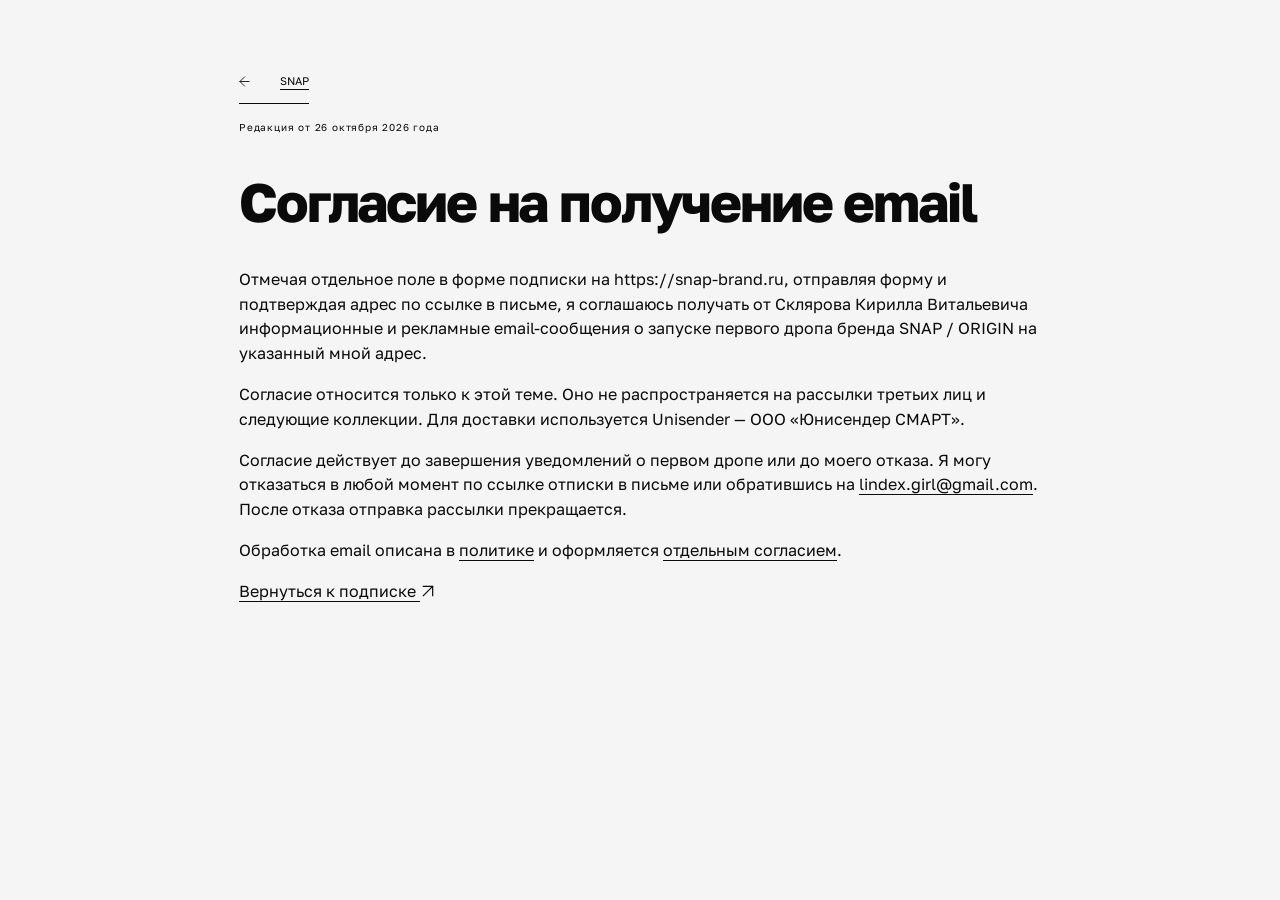
<file: newsletter-consent/index.html>
<!DOCTYPE html><!--yKnNZazQDcFm_Z3IN221v--><html lang="ru"><head><meta charSet="utf-8"/><meta name="viewport" content="width=device-width, initial-scale=1"/><link rel="stylesheet" href="/_next/static/css/0de1158cc1c0358b.css" data-precedence="next"/><link rel="preload" as="script" fetchPriority="low" href="/_next/static/chunks/webpack-7579f4a6d8541d0e.js"/><script src="/_next/static/chunks/4bd1b696-c023c6e3521b1417.js" async=""></script><script src="/_next/static/chunks/255-1f92380adbc6ec99.js" async=""></script><script src="/_next/static/chunks/main-app-2f1abfb58937e68d.js" async=""></script><title>Согласие на рассылку — SNAP</title><meta name="description" content="Независимый бренд модульных аксессуаров. Одно кольцо. Твои правила. Первый дроп ORIGIN в разработке."/><meta name="robots" content="index, follow"/><script src="/_next/static/chunks/polyfills-42372ed130431b0a.js" noModule=""></script></head><body><div hidden=""><!--$--><!--/$--></div><main class="legal-document"><a class="text-link" href="/"><svg class="snap-icon" viewBox="0 0 24 24" fill="none" aria-hidden="true" focusable="false"><path d="M5 19 19 5M5 5h14v14" stroke="currentColor" stroke-width="1.8" stroke-linecap="square" stroke-linejoin="miter" transform="rotate(-135 12 12)"></path></svg> SNAP</a><p class="eyebrow">Редакция от 26 октября 2026 года</p><h1>Согласие на получение email</h1><p>Отмечая отдельное поле в форме подписки на https://snap-brand.ru, отправляя форму и подтверждая адрес по ссылке в письме, я соглашаюсь получать от Склярова Кирилла Витальевича информационные и рекламные email-сообщения о запуске первого дропа бренда SNAP / ORIGIN на указанный мной адрес.</p><p>Согласие относится только к этой теме. Оно не распространяется на рассылки третьих лиц и следующие коллекции. Для доставки используется Unisender — ООО «Юнисендер СМАРТ».</p><p>Согласие действует до завершения уведомлений о первом дропе или до моего отказа. Я могу отказаться в любой момент по ссылке отписки в письме или обратившись на <a href="mailto:lindex.girl@gmail.com">lindex.girl@gmail.com</a>. После отказа отправка рассылки прекращается.</p><p>Обработка email описана в <a href="/privacy/">политике</a> и оформляется <a href="/consent/">отдельным согласием</a>.</p><p><a href="/#first-drop">Вернуться к подписке <svg class="snap-icon" viewBox="0 0 24 24" fill="none" aria-hidden="true" focusable="false"><path d="M5 19 19 5M5 5h14v14" stroke="currentColor" stroke-width="1.8" stroke-linecap="square" stroke-linejoin="miter" transform="rotate(0 12 12)"></path></svg></a></p></main><!--$--><!--/$--><script src="/_next/static/chunks/webpack-7579f4a6d8541d0e.js" id="_R_" async=""></script><script>(self.__next_f=self.__next_f||[]).push([0])</script><script>self.__next_f.push([1,"1:\"$Sreact.fragment\"\n2:I[9766,[],\"\"]\n3:I[8924,[],\"\"]\n4:I[4431,[],\"OutletBoundary\"]\n6:I[5278,[],\"AsyncMetadataOutlet\"]\n8:I[4431,[],\"ViewportBoundary\"]\na:I[4431,[],\"MetadataBoundary\"]\nb:\"$Sreact.suspense\"\nd:I[7150,[],\"\"]\n:HL[\"/_next/static/css/0de1158cc1c0358b.css\",\"style\"]\n"])</script><script>self.__next_f.push([1,"0:{\"P\":null,\"b\":\"yKnNZazQDcFm-Z3IN221v\",\"p\":\"\",\"c\":[\"\",\"newsletter-consent\",\"\"],\"i\":false,\"f\":[[[\"\",{\"children\":[\"newsletter-consent\",{\"children\":[\"__PAGE__\",{}]}]},\"$undefined\",\"$undefined\",true],[\"\",[\"$\",\"$1\",\"c\",{\"children\":[[[\"$\",\"link\",\"0\",{\"rel\":\"stylesheet\",\"href\":\"/_next/static/css/0de1158cc1c0358b.css\",\"precedence\":\"next\",\"crossOrigin\":\"$undefined\",\"nonce\":\"$undefined\"}]],[\"$\",\"html\",null,{\"lang\":\"ru\",\"children\":[\"$\",\"body\",null,{\"children\":[\"$\",\"$L2\",null,{\"parallelRouterKey\":\"children\",\"error\":\"$undefined\",\"errorStyles\":\"$undefined\",\"errorScripts\":\"$undefined\",\"template\":[\"$\",\"$L3\",null,{}],\"templateStyles\":\"$undefined\",\"templateScripts\":\"$undefined\",\"notFound\":[[[\"$\",\"title\",null,{\"children\":\"404: This page could not be found.\"}],[\"$\",\"div\",null,{\"style\":{\"fontFamily\":\"system-ui,\\\"Segoe UI\\\",Roboto,Helvetica,Arial,sans-serif,\\\"Apple Color Emoji\\\",\\\"Segoe UI Emoji\\\"\",\"height\":\"100vh\",\"textAlign\":\"center\",\"display\":\"flex\",\"flexDirection\":\"column\",\"alignItems\":\"center\",\"justifyContent\":\"center\"},\"children\":[\"$\",\"div\",null,{\"children\":[[\"$\",\"style\",null,{\"dangerouslySetInnerHTML\":{\"__html\":\"body{color:#000;background:#fff;margin:0}.next-error-h1{border-right:1px solid rgba(0,0,0,.3)}@media (prefers-color-scheme:dark){body{color:#fff;background:#000}.next-error-h1{border-right:1px solid rgba(255,255,255,.3)}}\"}}],[\"$\",\"h1\",null,{\"className\":\"next-error-h1\",\"style\":{\"display\":\"inline-block\",\"margin\":\"0 20px 0 0\",\"padding\":\"0 23px 0 0\",\"fontSize\":24,\"fontWeight\":500,\"verticalAlign\":\"top\",\"lineHeight\":\"49px\"},\"children\":404}],[\"$\",\"div\",null,{\"style\":{\"display\":\"inline-block\"},\"children\":[\"$\",\"h2\",null,{\"style\":{\"fontSize\":14,\"fontWeight\":400,\"lineHeight\":\"49px\",\"margin\":0},\"children\":\"This page could not be found.\"}]}]]}]}]],[]],\"forbidden\":\"$undefined\",\"unauthorized\":\"$undefined\"}]}]}]]}],{\"children\":[\"newsletter-consent\",[\"$\",\"$1\",\"c\",{\"children\":[null,[\"$\",\"$L2\",null,{\"parallelRouterKey\":\"children\",\"error\":\"$undefined\",\"errorStyles\":\"$undefined\",\"errorScripts\":\"$undefined\",\"template\":[\"$\",\"$L3\",null,{}],\"templateStyles\":\"$undefined\",\"templateScripts\":\"$undefined\",\"notFound\":\"$undefined\",\"forbidden\":\"$undefined\",\"unauthorized\":\"$undefined\"}]]}],{\"children\":[\"__PAGE__\",[\"$\",\"$1\",\"c\",{\"children\":[[\"$\",\"main\",null,{\"className\":\"legal-document\",\"children\":[[\"$\",\"a\",null,{\"className\":\"text-link\",\"href\":\"/\",\"children\":[[\"$\",\"svg\",null,{\"className\":\"snap-icon\",\"viewBox\":\"0 0 24 24\",\"fill\":\"none\",\"aria-hidden\":\"true\",\"focusable\":\"false\",\"children\":[\"$\",\"path\",null,{\"d\":\"M5 19 19 5M5 5h14v14\",\"stroke\":\"currentColor\",\"strokeWidth\":\"1.8\",\"strokeLinecap\":\"square\",\"strokeLinejoin\":\"miter\",\"transform\":\"rotate(-135 12 12)\"}]}],\" SNAP\"]}],[\"$\",\"p\",null,{\"className\":\"eyebrow\",\"children\":\"Редакция от 26 октября 2026 года\"}],[\"$\",\"h1\",null,{\"children\":\"Согласие на получение email\"}],[[\"$\",\"p\",null,{\"children\":\"Отмечая отдельное поле в форме подписки на https://snap-brand.ru, отправляя форму и подтверждая адрес по ссылке в письме, я соглашаюсь получать от Склярова Кирилла Витальевича информационные и рекламные email-сообщения о запуске первого дропа бренда SNAP / ORIGIN на указанный мной адрес.\"}],[\"$\",\"p\",null,{\"children\":\"Согласие относится только к этой теме. Оно не распространяется на рассылки третьих лиц и следующие коллекции. Для доставки используется Unisender — ООО «Юнисендер СМАРТ».\"}],[\"$\",\"p\",null,{\"children\":[\"Согласие действует до завершения уведомлений о первом дропе или до моего отказа. Я могу отказаться в любой момент по ссылке отписки в письме или обратившись на \",[\"$\",\"a\",null,{\"href\":\"mailto:lindex.girl@gmail.com\",\"children\":\"lindex.girl@gmail.com\"}],\". После отказа отправка рассылки прекращается.\"]}],[\"$\",\"p\",null,{\"children\":[\"Обработка email описана в \",[\"$\",\"a\",null,{\"href\":\"/privacy/\",\"children\":\"политике\"}],\" и оформляется \",[\"$\",\"a\",null,{\"href\":\"/consent/\",\"children\":\"отдельным согласием\"}],\".\"]}]],[\"$\",\"p\",null,{\"children\":[\"$\",\"a\",null,{\"href\":\"/#first-drop\",\"children\":[\"Вернуться к подписке \",[\"$\",\"svg\",null,{\"className\":\"snap-icon\",\"viewBox\":\"0 0 24 24\",\"fill\":\"none\",\"aria-hidden\":\"true\",\"focusable\":\"false\",\"children\":[\"$\",\"path\",null,{\"d\":\"M5 19 19 5M5 5h14v14\",\"stroke\":\"currentColor\",\"strokeWidth\":\"1.8\",\"strokeLinecap\":\"square\",\"strokeLinejoin\":\"miter\",\"transform\":\"rotate(0 12 12)\"}]}]]}]}]]}],null,[\"$\",\"$L4\",null,{\"children\":[\"$L5\",[\"$\",\"$L6\",null,{\"promise\":\"$@7\"}]]}]]}],{},null,false]},null,false]},null,false],[\"$\",\"$1\",\"h\",{\"children\":[null,[[\"$\",\"$L8\",null,{\"children\":\"$L9\"}],null],[\"$\",\"$La\",null,{\"children\":[\"$\",\"div\",null,{\"hidden\":true,\"children\":[\"$\",\"$b\",null,{\"fallback\":null,\"children\":\"$Lc\"}]}]}]]}],false]],\"m\":\"$undefined\",\"G\":[\"$d\",[]],\"s\":false,\"S\":true}\n"])</script><script>self.__next_f.push([1,"9:[[\"$\",\"meta\",\"0\",{\"charSet\":\"utf-8\"}],[\"$\",\"meta\",\"1\",{\"name\":\"viewport\",\"content\":\"width=device-width, initial-scale=1\"}]]\n5:null\n"])</script><script>self.__next_f.push([1,"7:{\"metadata\":[[\"$\",\"title\",\"0\",{\"children\":\"Согласие на рассылку — SNAP\"}],[\"$\",\"meta\",\"1\",{\"name\":\"description\",\"content\":\"Независимый бренд модульных аксессуаров. Одно кольцо. Твои правила. Первый дроп ORIGIN в разработке.\"}],[\"$\",\"meta\",\"2\",{\"name\":\"robots\",\"content\":\"index, follow\"}]],\"error\":null,\"digest\":\"$undefined\"}\n"])</script><script>self.__next_f.push([1,"c:\"$7:metadata\"\n"])</script></body></html>
</file>
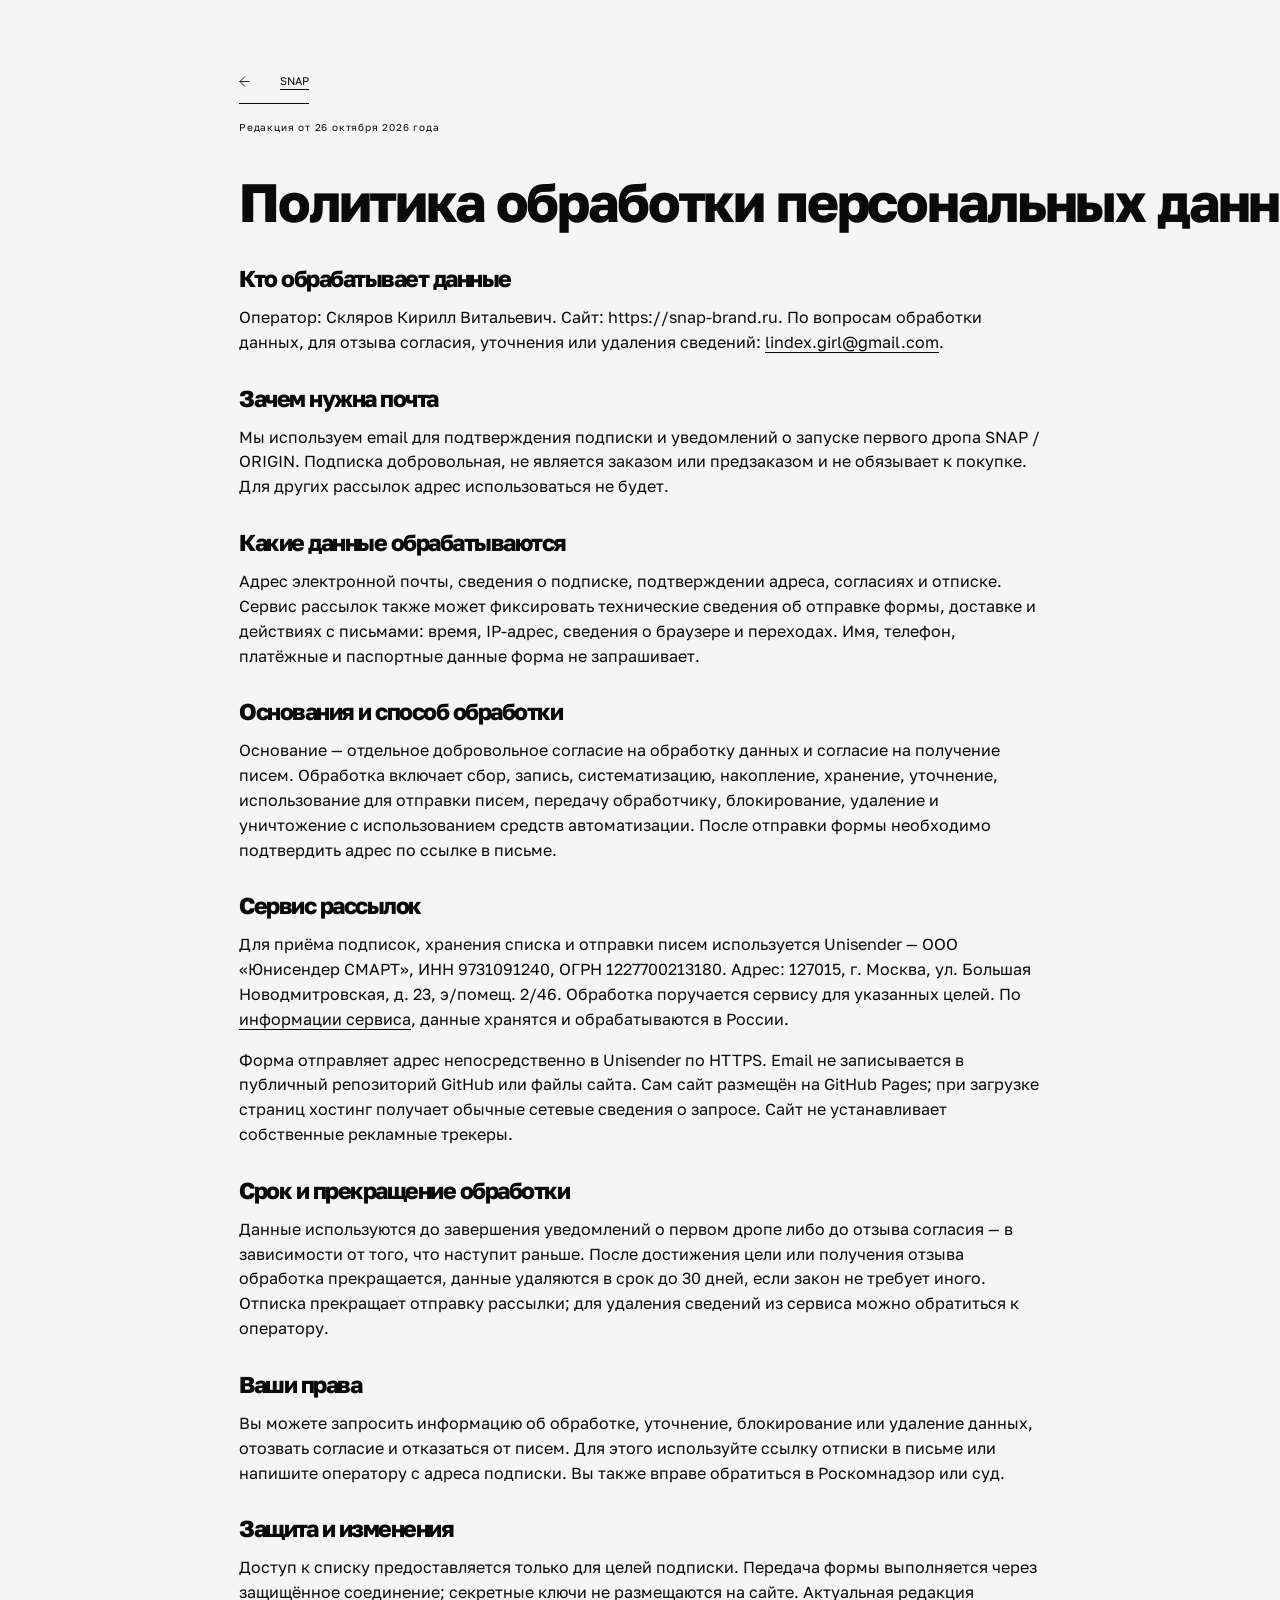
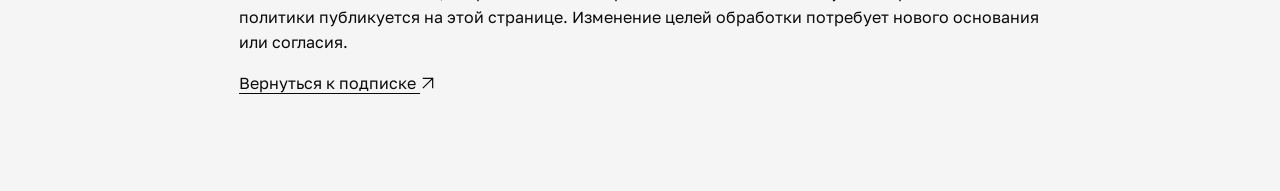
<file: privacy/index.html>
<!DOCTYPE html><!--yKnNZazQDcFm_Z3IN221v--><html lang="ru"><head><meta charSet="utf-8"/><meta name="viewport" content="width=device-width, initial-scale=1"/><link rel="stylesheet" href="/_next/static/css/0de1158cc1c0358b.css" data-precedence="next"/><link rel="preload" as="script" fetchPriority="low" href="/_next/static/chunks/webpack-7579f4a6d8541d0e.js"/><script src="/_next/static/chunks/4bd1b696-c023c6e3521b1417.js" async=""></script><script src="/_next/static/chunks/255-1f92380adbc6ec99.js" async=""></script><script src="/_next/static/chunks/main-app-2f1abfb58937e68d.js" async=""></script><title>Политика обработки данных — SNAP</title><meta name="description" content="Независимый бренд модульных аксессуаров. Одно кольцо. Твои правила. Первый дроп ORIGIN в разработке."/><meta name="robots" content="index, follow"/><script src="/_next/static/chunks/polyfills-42372ed130431b0a.js" noModule=""></script></head><body><div hidden=""><!--$--><!--/$--></div><main class="legal-document"><a class="text-link" href="/"><svg class="snap-icon" viewBox="0 0 24 24" fill="none" aria-hidden="true" focusable="false"><path d="M5 19 19 5M5 5h14v14" stroke="currentColor" stroke-width="1.8" stroke-linecap="square" stroke-linejoin="miter" transform="rotate(-135 12 12)"></path></svg> SNAP</a><p class="eyebrow">Редакция от 26 октября 2026 года</p><h1>Политика обработки персональных данных</h1><h2>Кто обрабатывает данные</h2><p>Оператор: Скляров Кирилл Витальевич. Сайт: https://snap-brand.ru. По вопросам обработки данных, для отзыва согласия, уточнения или удаления сведений: <a href="mailto:lindex.girl@gmail.com">lindex.girl@gmail.com</a>.</p><h2>Зачем нужна почта</h2><p>Мы используем email для подтверждения подписки и уведомлений о запуске первого дропа SNAP / ORIGIN. Подписка добровольная, не является заказом или предзаказом и не обязывает к покупке. Для других рассылок адрес использоваться не будет.</p><h2>Какие данные обрабатываются</h2><p>Адрес электронной почты, сведения о подписке, подтверждении адреса, согласиях и отписке. Сервис рассылок также может фиксировать технические сведения об отправке формы, доставке и действиях с письмами: время, IP-адрес, сведения о браузере и переходах. Имя, телефон, платёжные и паспортные данные форма не запрашивает.</p><h2>Основания и способ обработки</h2><p>Основание — отдельное добровольное согласие на обработку данных и согласие на получение писем. Обработка включает сбор, запись, систематизацию, накопление, хранение, уточнение, использование для отправки писем, передачу обработчику, блокирование, удаление и уничтожение с использованием средств автоматизации. После отправки формы необходимо подтвердить адрес по ссылке в письме.</p><h2>Сервис рассылок</h2><p>Для приёма подписок, хранения списка и отправки писем используется Unisender — ООО «Юнисендер СМАРТ», ИНН 9731091240, ОГРН 1227700213180. Адрес: 127015, г. Москва, ул. Большая Новодмитровская, д. 23, э/помещ. 2/46. Обработка поручается сервису для указанных целей. По <a href="https://www.unisender.com/ru/secured/" target="_blank" rel="noopener noreferrer">информации сервиса</a>, данные хранятся и обрабатываются в России.</p><p>Форма отправляет адрес непосредственно в Unisender по HTTPS. Email не записывается в публичный репозиторий GitHub или файлы сайта. Сам сайт размещён на GitHub Pages; при загрузке страниц хостинг получает обычные сетевые сведения о запросе. Сайт не устанавливает собственные рекламные трекеры.</p><h2>Срок и прекращение обработки</h2><p>Данные используются до завершения уведомлений о первом дропе либо до отзыва согласия — в зависимости от того, что наступит раньше. После достижения цели или получения отзыва обработка прекращается, данные удаляются в срок до 30 дней, если закон не требует иного. Отписка прекращает отправку рассылки; для удаления сведений из сервиса можно обратиться к оператору.</p><h2>Ваши права</h2><p>Вы можете запросить информацию об обработке, уточнение, блокирование или удаление данных, отозвать согласие и отказаться от писем. Для этого используйте ссылку отписки в письме или напишите оператору с адреса подписки. Вы также вправе обратиться в Роскомнадзор или суд.</p><h2>Защита и изменения</h2><p>Доступ к списку предоставляется только для целей подписки. Передача формы выполняется через защищённое соединение; секретные ключи не размещаются на сайте. Актуальная редакция политики публикуется на этой странице. Изменение целей обработки потребует нового основания или согласия.</p><p><a href="/#first-drop">Вернуться к подписке <svg class="snap-icon" viewBox="0 0 24 24" fill="none" aria-hidden="true" focusable="false"><path d="M5 19 19 5M5 5h14v14" stroke="currentColor" stroke-width="1.8" stroke-linecap="square" stroke-linejoin="miter" transform="rotate(0 12 12)"></path></svg></a></p></main><!--$--><!--/$--><script src="/_next/static/chunks/webpack-7579f4a6d8541d0e.js" id="_R_" async=""></script><script>(self.__next_f=self.__next_f||[]).push([0])</script><script>self.__next_f.push([1,"1:\"$Sreact.fragment\"\n2:I[9766,[],\"\"]\n3:I[8924,[],\"\"]\nf:I[7150,[],\"\"]\n:HL[\"/_next/static/css/0de1158cc1c0358b.css\",\"style\"]\n"])</script><script>self.__next_f.push([1,"0:{\"P\":null,\"b\":\"yKnNZazQDcFm-Z3IN221v\",\"p\":\"\",\"c\":[\"\",\"privacy\",\"\"],\"i\":false,\"f\":[[[\"\",{\"children\":[\"privacy\",{\"children\":[\"__PAGE__\",{}]}]},\"$undefined\",\"$undefined\",true],[\"\",[\"$\",\"$1\",\"c\",{\"children\":[[[\"$\",\"link\",\"0\",{\"rel\":\"stylesheet\",\"href\":\"/_next/static/css/0de1158cc1c0358b.css\",\"precedence\":\"next\",\"crossOrigin\":\"$undefined\",\"nonce\":\"$undefined\"}]],[\"$\",\"html\",null,{\"lang\":\"ru\",\"children\":[\"$\",\"body\",null,{\"children\":[\"$\",\"$L2\",null,{\"parallelRouterKey\":\"children\",\"error\":\"$undefined\",\"errorStyles\":\"$undefined\",\"errorScripts\":\"$undefined\",\"template\":[\"$\",\"$L3\",null,{}],\"templateStyles\":\"$undefined\",\"templateScripts\":\"$undefined\",\"notFound\":[[[\"$\",\"title\",null,{\"children\":\"404: This page could not be found.\"}],[\"$\",\"div\",null,{\"style\":{\"fontFamily\":\"system-ui,\\\"Segoe UI\\\",Roboto,Helvetica,Arial,sans-serif,\\\"Apple Color Emoji\\\",\\\"Segoe UI Emoji\\\"\",\"height\":\"100vh\",\"textAlign\":\"center\",\"display\":\"flex\",\"flexDirection\":\"column\",\"alignItems\":\"center\",\"justifyContent\":\"center\"},\"children\":[\"$\",\"div\",null,{\"children\":[[\"$\",\"style\",null,{\"dangerouslySetInnerHTML\":{\"__html\":\"body{color:#000;background:#fff;margin:0}.next-error-h1{border-right:1px solid rgba(0,0,0,.3)}@media (prefers-color-scheme:dark){body{color:#fff;background:#000}.next-error-h1{border-right:1px solid rgba(255,255,255,.3)}}\"}}],[\"$\",\"h1\",null,{\"className\":\"next-error-h1\",\"style\":{\"display\":\"inline-block\",\"margin\":\"0 20px 0 0\",\"padding\":\"0 23px 0 0\",\"fontSize\":24,\"fontWeight\":500,\"verticalAlign\":\"top\",\"lineHeight\":\"49px\"},\"children\":404}],[\"$\",\"div\",null,{\"style\":{\"display\":\"inline-block\"},\"children\":[\"$\",\"h2\",null,{\"style\":{\"fontSize\":14,\"fontWeight\":400,\"lineHeight\":\"49px\",\"margin\":0},\"children\":\"This page could not be found.\"}]}]]}]}]],[]],\"forbidden\":\"$undefined\",\"unauthorized\":\"$undefined\"}]}]}]]}],{\"children\":[\"privacy\",[\"$\",\"$1\",\"c\",{\"children\":[null,[\"$\",\"$L2\",null,{\"parallelRouterKey\":\"children\",\"error\":\"$undefined\",\"errorStyles\":\"$undefined\",\"errorScripts\":\"$undefined\",\"template\":[\"$\",\"$L3\",null,{}],\"templateStyles\":\"$undefined\",\"templateScripts\":\"$undefined\",\"notFound\":\"$undefined\",\"forbidden\":\"$undefined\",\"unauthorized\":\"$undefined\"}]]}],{\"children\":[\"__PAGE__\",[\"$\",\"$1\",\"c\",{\"children\":[[\"$\",\"main\",null,{\"className\":\"legal-document\",\"children\":[[\"$\",\"a\",null,{\"className\":\"text-link\",\"href\":\"/\",\"children\":[[\"$\",\"svg\",null,{\"className\":\"snap-icon\",\"viewBox\":\"0 0 24 24\",\"fill\":\"none\",\"aria-hidden\":\"true\",\"focusable\":\"false\",\"children\":[\"$\",\"path\",null,{\"d\":\"M5 19 19 5M5 5h14v14\",\"stroke\":\"currentColor\",\"strokeWidth\":\"1.8\",\"strokeLinecap\":\"square\",\"strokeLinejoin\":\"miter\",\"transform\":\"rotate(-135 12 12)\"}]}],\" SNAP\"]}],[\"$\",\"p\",null,{\"className\":\"eyebrow\",\"children\":\"Редакция от 26 октября 2026 года\"}],[\"$\",\"h1\",null,{\"children\":\"Политика обработки персональных данных\"}],[[\"$\",\"h2\",null,{\"children\":\"Кто обрабатывает данные\"}],[\"$\",\"p\",null,{\"children\":[\"Оператор: Скляров Кирилл Витальевич. Сайт: https://snap-brand.ru. По вопросам обработки данных, для отзыва согласия, уточнения или удаления сведений: \",[\"$\",\"a\",null,{\"href\":\"mailto:lindex.girl@gmail.com\",\"children\":\"lindex.girl@gmail.com\"}],\".\"]}],[\"$\",\"h2\",null,{\"children\":\"Зачем нужна почта\"}],[\"$\",\"p\",null,{\"children\":\"Мы используем email для подтверждения подписки и уведомлений о запуске первого дропа SNAP / ORIGIN. Подписка добровольная, не является заказом или предзаказом и не обязывает к покупке. Для других рассылок адрес использоваться не будет.\"}],[\"$\",\"h2\",null,{\"children\":\"Какие данные обрабатываются\"}],[\"$\",\"p\",null,{\"children\":\"Адрес электронной почты, сведения о подписке, подтверждении адреса, согласиях и отписке. Сервис рассылок также может фиксировать технические сведения об отправке формы, доставке и действиях с письмами: время, IP-адрес, сведения о браузере и переходах. Имя, телефон, платёжные и паспортные данные форма не запрашивает.\"}],[\"$\",\"h2\",null,{\"children\":\"Основания и способ обработки\"}],[\"$\",\"p\",null,{\"children\":\"Основание — отдельное добровольное согласие на обработку данных и согласие на получение писем. Обработка включает сбор, запись, систематизацию, накопление, хранение, уточнение, использование для отправки писем, передачу обработчику, блокирование, удаление и уничтожение с использованием средств автоматизации. После отправки формы необходимо подтвердить адрес по ссылке в письме.\"}],[\"$\",\"h2\",null,{\"children\":\"Сервис рассылок\"}],[\"$\",\"p\",null,{\"children\":[\"Для приёма подписок, хранения списка и отправки писем используется Unisender — ООО «Юнисендер СМАРТ», ИНН 9731091240, ОГРН 1227700213180. Адрес: 127015, г. Москва, ул. Большая Новодмитровская, д. 23, э/помещ. 2/46. Обработка поручается сервису для указанных целей. По \",\"$L4\",\", данные хранятся и обрабатываются в России.\"]}],\"$L5\",\"$L6\",\"$L7\",\"$L8\",\"$L9\",\"$La\",\"$Lb\"],\"$Lc\"]}],null,\"$Ld\"]}],{},null,false]},null,false]},null,false],\"$Le\",false]],\"m\":\"$undefined\",\"G\":[\"$f\",[]],\"s\":false,\"S\":true}\n"])</script><script>self.__next_f.push([1,"10:I[4431,[],\"OutletBoundary\"]\n12:I[5278,[],\"AsyncMetadataOutlet\"]\n14:I[4431,[],\"ViewportBoundary\"]\n16:I[4431,[],\"MetadataBoundary\"]\n17:\"$Sreact.suspense\"\n4:[\"$\",\"a\",null,{\"href\":\"https://www.unisender.com/ru/secured/\",\"target\":\"_blank\",\"rel\":\"noopener noreferrer\",\"children\":\"информации сервиса\"}]\n5:[\"$\",\"p\",null,{\"children\":\"Форма отправляет адрес непосредственно в Unisender по HTTPS. Email не записывается в публичный репозиторий GitHub или файлы сайта. Сам сайт размещён на GitHub Pages; при загрузке страниц хостинг получает обычные сетевые сведения о запросе. Сайт не устанавливает собственные рекламные трекеры.\"}]\n6:[\"$\",\"h2\",null,{\"children\":\"Срок и прекращение обработки\"}]\n7:[\"$\",\"p\",null,{\"children\":\"Данные используются до завершения уведомлений о первом дропе либо до отзыва согласия — в зависимости от того, что наступит раньше. После достижения цели или получения отзыва обработка прекращается, данные удаляются в срок до 30 дней, если закон не требует иного. Отписка прекращает отправку рассылки; для удаления сведений из сервиса можно обратиться к оператору.\"}]\n8:[\"$\",\"h2\",null,{\"children\":\"Ваши права\"}]\n9:[\"$\",\"p\",null,{\"children\":\"Вы можете запросить информацию об обработке, уточнение, блокирование или удаление данных, отозвать согласие и отказаться от писем. Для этого используйте ссылку отписки в письме "])</script><script>self.__next_f.push([1,"или напишите оператору с адреса подписки. Вы также вправе обратиться в Роскомнадзор или суд.\"}]\na:[\"$\",\"h2\",null,{\"children\":\"Защита и изменения\"}]\nb:[\"$\",\"p\",null,{\"children\":\"Доступ к списку предоставляется только для целей подписки. Передача формы выполняется через защищённое соединение; секретные ключи не размещаются на сайте. Актуальная редакция политики публикуется на этой странице. Изменение целей обработки потребует нового основания или согласия.\"}]\nc:[\"$\",\"p\",null,{\"children\":[\"$\",\"a\",null,{\"href\":\"/#first-drop\",\"children\":[\"Вернуться к подписке \",[\"$\",\"svg\",null,{\"className\":\"snap-icon\",\"viewBox\":\"0 0 24 24\",\"fill\":\"none\",\"aria-hidden\":\"true\",\"focusable\":\"false\",\"children\":[\"$\",\"path\",null,{\"d\":\"M5 19 19 5M5 5h14v14\",\"stroke\":\"currentColor\",\"strokeWidth\":\"1.8\",\"strokeLinecap\":\"square\",\"strokeLinejoin\":\"miter\",\"transform\":\"rotate(0 12 12)\"}]}]]}]}]\nd:[\"$\",\"$L10\",null,{\"children\":[\"$L11\",[\"$\",\"$L12\",null,{\"promise\":\"$@13\"}]]}]\ne:[\"$\",\"$1\",\"h\",{\"children\":[null,[[\"$\",\"$L14\",null,{\"children\":\"$L15\"}],null],[\"$\",\"$L16\",null,{\"children\":[\"$\",\"div\",null,{\"hidden\":true,\"children\":[\"$\",\"$17\",null,{\"fallback\":null,\"children\":\"$L18\"}]}]}]]}]\n"])</script><script>self.__next_f.push([1,"15:[[\"$\",\"meta\",\"0\",{\"charSet\":\"utf-8\"}],[\"$\",\"meta\",\"1\",{\"name\":\"viewport\",\"content\":\"width=device-width, initial-scale=1\"}]]\n11:null\n"])</script><script>self.__next_f.push([1,"13:{\"metadata\":[[\"$\",\"title\",\"0\",{\"children\":\"Политика обработки данных — SNAP\"}],[\"$\",\"meta\",\"1\",{\"name\":\"description\",\"content\":\"Независимый бренд модульных аксессуаров. Одно кольцо. Твои правила. Первый дроп ORIGIN в разработке.\"}],[\"$\",\"meta\",\"2\",{\"name\":\"robots\",\"content\":\"index, follow\"}]],\"error\":null,\"digest\":\"$undefined\"}\n"])</script><script>self.__next_f.push([1,"18:\"$13:metadata\"\n"])</script></body></html>
</file>
<file: _next/static/css/0de1158cc1c0358b.css>
@font-face{font-family:Golos Text Variable;font-style:normal;font-display:swap;font-weight:400 900;src:url(/_next/static/media/golos-text-cyrillic-ext-wght-normal.7de35ed7.woff2) format("woff2-variations");unicode-range:u+0460-052f,u+1c80-1c8a,u+20b4,u+2de0-2dff,u+a640-a69f,u+fe2e-fe2f}@font-face{font-family:Golos Text Variable;font-style:normal;font-display:swap;font-weight:400 900;src:url(/_next/static/media/golos-text-cyrillic-wght-normal.41b430c9.woff2) format("woff2-variations");unicode-range:u+0301,u+0400-045f,u+0490-0491,u+04b0-04b1,u+2116}@font-face{font-family:Golos Text Variable;font-style:normal;font-display:swap;font-weight:400 900;src:url(/_next/static/media/golos-text-latin-ext-wght-normal.8c0c1236.woff2) format("woff2-variations");unicode-range:u+0100-02ba,u+02bd-02c5,u+02c7-02cc,u+02ce-02d7,u+02dd-02ff,u+0304,u+0308,u+0329,u+1d00-1dbf,u+1e00-1e9f,u+1ef2-1eff,u+2020,u+20a0-20ab,u+20ad-20c0,u+2113,u+2c60-2c7f,u+a720-a7ff}@font-face{font-family:Golos Text Variable;font-style:normal;font-display:swap;font-weight:400 900;src:url(/_next/static/media/golos-text-latin-wght-normal.c26d557d.woff2) format("woff2-variations");unicode-range:u+00??,u+0131,u+0152-0153,u+02bb-02bc,u+02c6,u+02da,u+02dc,u+0304,u+0308,u+0329,u+2000-206f,u+20ac,u+2122,u+2191,u+2193,u+2212,u+2215,u+feff,u+fffd}
/*! tailwindcss v4.3.3 | MIT License | https://tailwindcss.com */@layer properties{@supports (((-webkit-hyphens:none)) and (not (margin-trim:inline))) or ((-moz-orient:inline) and (not (color:rgb(from red r g b)))){*,::backdrop,:after,:before{--tw-rotate-x:initial;--tw-rotate-y:initial;--tw-rotate-z:initial;--tw-skew-x:initial;--tw-skew-y:initial;--tw-border-style:solid;--tw-shadow:0 0 #0000;--tw-shadow-color:initial;--tw-shadow-alpha:100%;--tw-inset-shadow:0 0 #0000;--tw-inset-shadow-color:initial;--tw-inset-shadow-alpha:100%;--tw-ring-color:initial;--tw-ring-shadow:0 0 #0000;--tw-inset-ring-color:initial;--tw-inset-ring-shadow:0 0 #0000;--tw-ring-inset:initial;--tw-ring-offset-width:0px;--tw-ring-offset-color:#fff;--tw-ring-offset-shadow:0 0 #0000;--tw-outline-style:solid;--tw-blur:initial;--tw-brightness:initial;--tw-contrast:initial;--tw-grayscale:initial;--tw-hue-rotate:initial;--tw-invert:initial;--tw-opacity:initial;--tw-saturate:initial;--tw-sepia:initial;--tw-drop-shadow:initial;--tw-drop-shadow-color:initial;--tw-drop-shadow-alpha:100%;--tw-drop-shadow-size:initial;--tw-ease:initial}}}@layer theme{:host,:root{--font-sans:-apple-system,BlinkMacSystemFont,"Segoe UI",Roboto,"Helvetica Neue","Noto Sans",Arial,sans-serif,"Apple Color Emoji","Segoe UI Emoji","Segoe UI Symbol","Noto Color Emoji";--font-mono:ui-monospace,SFMono-Regular,Menlo,Monaco,Consolas,"Liberation Mono","Courier New",monospace;--color-red-700:oklch(50.5% .213 27.518);--color-orange-50:oklch(98% .016 73.684);--color-orange-700:oklch(55.3% .195 38.402);--color-amber-50:oklch(98.7% .022 95.277);--color-lime-400:oklch(84.1% .238 128.85);--color-green-700:oklch(52.7% .154 150.069);--color-teal-600:oklch(60% .118 184.704);--color-cyan-500:oklch(71.5% .143 215.221);--color-blue-200:oklch(88.2% .059 254.128);--color-blue-900:oklch(37.9% .146 265.522);--color-gray-50:oklch(98.5% .002 247.839);--color-gray-100:oklch(96.7% .003 264.542);--color-gray-200:oklch(92.8% .006 264.531);--color-gray-300:oklch(87.2% .01 258.338);--color-gray-400:oklch(70.7% .022 261.325);--color-gray-500:oklch(55.1% .027 264.364);--color-gray-600:oklch(44.6% .03 256.802);--color-gray-700:oklch(37.3% .034 259.733);--color-gray-800:oklch(27.8% .033 256.848);--color-gray-900:oklch(21% .034 264.665);--color-white:#fff;--ease-in:cubic-bezier(.4,0,1,1);--ease-out:cubic-bezier(0,0,.2,1);--default-transition-duration:.15s;--default-transition-timing-function:cubic-bezier(.4,0,.2,1);--default-font-family:var(--font-sans);--default-mono-font-family:var(--font-mono)}}@layer base{*,::backdrop,:after,:before{box-sizing:border-box;border:0 solid;margin:0;padding:0}::file-selector-button{box-sizing:border-box;border:0 solid;margin:0;padding:0}:host,html{-webkit-text-size-adjust:100%;tab-size:4;line-height:1.5;font-family:var(--default-font-family,-apple-system,BlinkMacSystemFont,"Segoe UI",Roboto,"Helvetica Neue","Noto Sans",Arial,sans-serif,"Apple Color Emoji","Segoe UI Emoji","Segoe UI Symbol","Noto Color Emoji");font-feature-settings:var(--default-font-feature-settings,normal);font-variation-settings:var(--default-font-variation-settings,normal);-webkit-tap-highlight-color:transparent}hr{height:0;color:inherit;border-top-width:1px}abbr:where([title]){-webkit-text-decoration:underline dotted;text-decoration:underline dotted}h1,h2,h3,h4,h5,h6{font-size:inherit;font-weight:inherit}a{color:inherit;-webkit-text-decoration:inherit;text-decoration:inherit}b,strong{font-weight:bolder}code,kbd,pre,samp{font-family:var(--default-mono-font-family,ui-monospace,SFMono-Regular,Menlo,Monaco,Consolas,"Liberation Mono","Courier New",monospace);font-feature-settings:var(--default-mono-font-feature-settings,normal);font-variation-settings:var(--default-mono-font-variation-settings,normal);font-size:1em}small{font-size:80%}sub,sup{vertical-align:baseline;font-size:75%;line-height:0;position:relative}sub{bottom:-.25em}sup{top:-.5em}table{text-indent:0;border-color:inherit;border-collapse:collapse}:-moz-focusring:where(:not(iframe)){outline:auto}progress{vertical-align:baseline}summary{display:list-item}menu,ol,ul{list-style:none}audio,canvas,embed,iframe,img,object,svg,video{vertical-align:middle;display:block}img,video{max-width:100%;height:auto}button,input,optgroup,select,textarea{font:inherit;font-feature-settings:inherit;font-variation-settings:inherit;letter-spacing:inherit;color:inherit;opacity:1;background-color:#0000;border-radius:0}::file-selector-button{font:inherit;font-feature-settings:inherit;font-variation-settings:inherit;letter-spacing:inherit;color:inherit;opacity:1;background-color:#0000;border-radius:0}:where(select:is([multiple],[size])) optgroup{font-weight:bolder}:where(select:is([multiple],[size])) optgroup option{padding-inline-start:20px}::file-selector-button{margin-inline-end:4px}::placeholder{opacity:1}@supports (not ((-webkit-appearance:-apple-pay-button))) or (contain-intrinsic-size:1px){::placeholder{color:currentColor}@supports (color:color-mix(in lab,red,red)){::placeholder{color:color-mix(in oklab,currentcolor 50%,transparent)}}}textarea{resize:vertical}::-webkit-search-decoration{-webkit-appearance:none}::-webkit-date-and-time-value{min-height:1lh;text-align:inherit}::-webkit-datetime-edit{display:inline-flex}::-webkit-datetime-edit-fields-wrapper{padding:0}::-webkit-datetime-edit,::-webkit-datetime-edit-year-field{padding-block:0}::-webkit-datetime-edit-day-field,::-webkit-datetime-edit-month-field{padding-block:0}::-webkit-datetime-edit-hour-field,::-webkit-datetime-edit-minute-field{padding-block:0}::-webkit-datetime-edit-millisecond-field,::-webkit-datetime-edit-second-field{padding-block:0}::-webkit-datetime-edit-meridiem-field{padding-block:0}::-webkit-calendar-picker-indicator{line-height:1}:-moz-ui-invalid{box-shadow:none}button,input:where([type=button],[type=reset],[type=submit]){appearance:button}::file-selector-button{appearance:button}::-webkit-inner-spin-button,::-webkit-outer-spin-button{height:auto}[hidden]:where(:not([hidden=until-found])){display:none!important}}@layer components;@layer utilities{.\@container{container-type:inline-size}.visible{visibility:visible}.static{position:static}.sticky{position:sticky}.container{width:100%}@media (min-width:40rem){.container{max-width:40rem}}@media (min-width:48rem){.container{max-width:48rem}}@media (min-width:64rem){.container{max-width:64rem}}@media (min-width:80rem){.container{max-width:80rem}}@media (min-width:96rem){.container{max-width:96rem}}.block{display:block}.contents{display:contents}.flex{display:flex}.grid{display:grid}.hidden{display:none}.list-item{display:list-item}.table{display:table}.flex-shrink,.shrink{flex-shrink:1}.grow{flex-grow:1}.border-collapse{border-collapse:collapse}.transform{transform:var(--tw-rotate-x,) var(--tw-rotate-y,) var(--tw-rotate-z,) var(--tw-skew-x,) var(--tw-skew-y,)}.resize{resize:both}.flex-wrap{flex-wrap:wrap}.border{border-style:var(--tw-border-style);border-width:1px}.underline{text-decoration-line:underline}.ring{--tw-ring-shadow:var(--tw-ring-inset,) 0 0 0 calc(1px + var(--tw-ring-offset-width)) var(--tw-ring-color,currentcolor);box-shadow:var(--tw-inset-shadow),var(--tw-inset-ring-shadow),var(--tw-ring-offset-shadow),var(--tw-ring-shadow),var(--tw-shadow)}.outline{outline-style:var(--tw-outline-style);outline-width:1px}.invert{--tw-invert:invert(100%)}.filter,.invert{filter:var(--tw-blur,) var(--tw-brightness,) var(--tw-contrast,) var(--tw-grayscale,) var(--tw-hue-rotate,) var(--tw-invert,) var(--tw-saturate,) var(--tw-sepia,) var(--tw-drop-shadow,)}.transition{transition-property:color,background-color,border-color,outline-color,text-decoration-color,fill,stroke,--tw-gradient-from,--tw-gradient-via,--tw-gradient-to,opacity,box-shadow,transform,translate,scale,rotate,filter,-webkit-backdrop-filter,backdrop-filter,display,content-visibility,overlay,pointer-events;transition-timing-function:var(--tw-ease,var(--default-transition-timing-function));transition-duration:var(--tw-duration,var(--default-transition-duration))}.ease-in{--tw-ease:var(--ease-in);transition-timing-function:var(--ease-in)}.ease-out{--tw-ease:var(--ease-out);transition-timing-function:var(--ease-out)}.\[xml\:lang\]{xml:lang}}:root{--paper:#f5f5f5;--ink:#0a0a0a;--muted:#676767;--line:#d5d5d5;--gutter:4.5vw}*{box-sizing:border-box}html{scroll-behavior:smooth;scroll-padding-top:94px}body{background:var(--paper);color:var(--ink);-webkit-font-smoothing:antialiased;margin:0;font-family:Golos Text Variable,Arial,sans-serif}::selection{color:#fff;background:#0a0a0a}a{color:inherit;text-decoration:none}button,input{font:inherit}a,button,input{touch-action:manipulation}button{cursor:pointer}button:disabled,input:disabled{cursor:not-allowed}a:focus-visible,button:focus-visible,input:focus-visible{outline-offset:6px;outline:2px solid #4a7041}img{max-width:100%;height:auto;display:block}figure,h1,h2,h3,p{margin:0}h1,h2,h3{letter-spacing:-.065em;font-weight:750;line-height:.96}p{line-height:1.55}section{scroll-margin-top:0}.header{height:90px;margin:0 var(--gutter);border-bottom:1px solid var(--ink);z-index:5;background:var(--paper);gap:28px;position:relative}.brand-mark,.header{align-items:center;display:flex}.brand-mark{width:40px;min-height:44px}.brand-mark img{object-fit:contain;mix-blend-mode:multiply;width:31px;height:36px}.header-caption{letter-spacing:.08em;font-size:9px;line-height:1.7}.header-caption span{color:#656565;letter-spacing:0}.navigation{align-items:center;gap:32px;margin-left:auto;font-size:12px;display:flex}.header-drop,.navigation a{align-items:center;min-height:44px;display:flex}.navigation a:hover{text-underline-offset:6px;text-decoration:underline}.header-drop{border:1px solid #b7b7b7;border-radius:30px;gap:28px;margin-left:28px;padding:0 20px;font-size:12px}.header-drop:hover{background:var(--ink);color:#fff}.menu-button{display:none}.hero{height:calc(100svh - 90px);min-height:740px;max-height:1050px;padding:25px var(--gutter) 0;position:relative;overflow:hidden}.hero-topline{letter-spacing:.11em;justify-content:space-between;font-size:9px;display:flex}.hero-copy,.hero-topline{z-index:2;position:relative}.hero-copy{pointer-events:none;width:65%;padding-top:115px}.hero-copy a{pointer-events:auto}.eyebrow{letter-spacing:.08em;align-items:center;gap:10px;font-size:10px;display:flex}.tiny-square{background:var(--ink);width:6px;height:6px}h1{white-space:nowrap;letter-spacing:-.075em;margin:23px 0 28px;font-size:clamp(65px,7.6vw,126px)}.title-dot{color:#747474}.hero-copy>p{margin-bottom:28px;font-size:16px;line-height:1.6}.button{border:1px solid #0000;justify-content:space-between;align-items:center;gap:48px;min-height:52px;padding:0 24px;font-size:12px;transition:background .2s,color .2s,transform .2s;display:inline-flex}.button:hover{transform:translateY(-2px)}.button-dark{background:var(--ink);color:var(--paper)}.button-dark:hover{background:#333}.button span{font-size:22px}.button-light{background:var(--paper);color:var(--ink)}.button-light:hover{background:#d8d8d8}.hero-stage{z-index:1;isolation:isolate;width:60%;height:calc(100% - 110px);position:absolute;top:50px;right:-2%;overflow:hidden}.hero-stage .ring-poster{object-fit:contain;mix-blend-mode:multiply;width:100%;height:100%;transform:rotate(-16deg)scale(.95)}.ring-poster{transition:opacity .35s}.builder-stage[data-ready=true] .ring-poster,.hero-stage[data-ready=true] .ring-poster{opacity:0}.product-pin{letter-spacing:.07em;border-left:1px solid #777;padding-left:16px;line-height:1.6;bottom:20%;right:8%}.hero-bottom,.product-pin{z-index:2;font-size:9px;position:absolute}.hero-bottom{bottom:26px;left:var(--gutter);right:var(--gutter);letter-spacing:.03em;justify-content:space-between;gap:20px}.hero-bottom,.hero-bottom>a{align-items:center;display:flex}.hero-bottom>a{gap:36px}.hero-bottom>a span{font-size:20px}.hero-bottom>span:not(.hero-index){color:#626262;text-align:center;max-width:280px;line-height:1.5}.hero-index{font-size:13px}.ticker{background:var(--ink);color:var(--paper);white-space:nowrap;letter-spacing:-.03em;z-index:2;justify-content:space-around;align-items:center;gap:30px;padding:22px 0;font-size:18px;font-weight:650;display:flex;position:relative;overflow:hidden}.ticker b{font-size:28px;font-weight:400}.section{padding:50px var(--gutter) 80px;z-index:2;position:relative}.section-line{letter-spacing:.09em;border-top:1px solid var(--line);justify-content:space-between;align-items:center;gap:16px;padding-top:18px;font-size:9px;line-height:1.6;display:flex}.concept{background:var(--paper);padding-top:64px}.concept-layout{grid-template-columns:1.45fr 1fr;gap:10%;padding:82px 0 76px;display:grid}.concept h2{white-space:nowrap;font-size:clamp(38px,4.3vw,74px)}.concept h2 span{color:#858585}.concept-layout>div{max-width:360px}.concept-icon{margin-bottom:25px;font-size:38px;line-height:1;display:block}.concept p{letter-spacing:-.025em;font-size:18px}.text-link{border-bottom:1px solid var(--ink);align-items:center;gap:30px;min-height:44px;margin-top:20px;font-size:11px;display:inline-flex}.concept-steps{border-top:1px solid var(--line);grid-template-columns:repeat(3,1fr);gap:30px;padding-top:25px;font-size:13px;display:grid}.concept-steps span{gap:20px;display:flex}.concept-steps b{color:#777;font-size:10px;font-weight:400}.origin{background:var(--ink);color:var(--paper);padding-bottom:75px}.origin .section-line{border-color:#393939}.status-light{align-items:center;gap:10px;display:inline-flex}.status-light:before{content:"";background:#b6c9a7;border-radius:50%;width:5px;height:5px;display:inline-block}.origin-heading{justify-content:space-between;align-items:center;padding:48px 0 42px;display:flex}.origin-heading h2{letter-spacing:-.075em;font-size:clamp(65px,11vw,180px)}.origin-heading h2 span{color:#777;letter-spacing:-.05em;margin-left:20px;font-size:.45em;font-weight:400}.origin-star{font-size:100px;font-weight:400;line-height:1}.origin-layout{grid-template-columns:1.15fr 1fr;align-items:center;gap:9%;display:grid}.origin-image{background:#c5c6c8;position:relative;overflow:hidden}.origin-image img{aspect-ratio:1.08;object-fit:cover;filter:contrast(1.1);width:100%}.origin-image figcaption{letter-spacing:.08em;color:#222;font-size:8px;position:absolute;bottom:20px;left:22px}.origin-copy{padding-top:10px}.origin-copy .eyebrow{color:#aaa;font-size:9px}.origin h3{margin:30px 0 25px;font-size:clamp(30px,3.3vw,52px)}.origin-copy p{max-width:340px;font-size:15px}.origin-copy .muted{color:#aaa;margin:22px 0 30px;font-size:12px}.origin-footnote{color:#aaa;border-top:1px solid #383838;justify-content:space-between;margin-top:48px;padding-top:18px;font-size:8px;display:flex}.builder{background:#eaeae7;padding-bottom:85px}.builder .section-line{border-color:#c4c4c0}.builder-layout{grid-template-columns:1.15fr 1fr;align-items:center;gap:9%;padding-top:65px;display:grid}.builder-stage{background:radial-gradient(at 50% 45%,#f7f7f4 0,#e5e5e2 75%);border:1px solid #cececa;height:620px;position:relative;overflow:hidden}.builder-stage .ring-poster{object-fit:contain;mix-blend-mode:multiply;width:100%;height:100%;transform:scale(.9)}.stage-cross{color:#777;z-index:2;font-size:20px;font-weight:300;position:absolute}.top-left{top:15px;left:18px}.bottom-right{bottom:15px;right:18px}.stage-note{letter-spacing:.08em;z-index:2;font-size:8px;position:absolute;bottom:22px;left:20px}.builder-controls h2{font-size:clamp(42px,4.5vw,70px)}.builder-controls h2>span{color:#7a7a75}.builder-controls>p{margin-top:22px;font-size:14px}.module-picker{gap:8px;margin-top:30px;display:flex}.module{background:0 0;border:1px solid #c4c4c0;flex-direction:column;flex:1;align-items:center;gap:17px;min-width:0;min-height:116px;padding:15px 10px 12px;font-size:10px;transition:background .2s,border-color .2s;display:flex;position:relative}.module.active{border-color:var(--ink);background:#f5f5f1}.module small{color:#777;font-size:7px;position:absolute;top:6px;right:7px}.module-shape{background:var(--module-color);justify-content:space-around;align-items:center;width:47px;height:32px;display:flex;position:relative;transform:perspective(120px)rotateX(20deg)rotate(-12deg);box-shadow:3px 5px #bcbcb8}.module-shape i{background:inherit;border-radius:50%;width:13px;height:12px;box-shadow:0 -3px #ddddda,1px 1px #777}.module-shape.block{height:25px;box-shadow:3px 9px #3b3b3b}.module-shape.block i{box-shadow:0 -3px #444,1px 1px #111}.module-shape.double{box-shadow:none;background:0 0;gap:7px}.module-shape.double i{background:#b9c7a7;border-radius:2px;width:25px;height:25px;box-shadow:3px 5px #919e81}.builder-controls .selected-caption{min-height:18px;margin-top:17px;font-size:11px}.builder-controls .demo-note{color:#666;margin-top:22px;font-size:10px;line-height:1.65}.fallback-module{color:#fff;z-index:2;border:1px solid #666;padding:10px;font-size:10px;position:absolute;top:14%;left:38%;transform:rotate(-8deg)}.builder-stage[data-ready=true] .fallback-module,.fallback-module[hidden]{display:none}.process{background:var(--paper)}.process-heading{justify-content:space-between;align-items:flex-end;gap:50px;padding:62px 0 45px;display:flex}.process h2{font-size:clamp(45px,5.5vw,90px)}.process h2 span{color:#858585}.process-heading p{max-width:360px;font-size:15px}.process-grid{grid-template-columns:1fr 1fr;gap:25px;display:grid}.process-grid figure>div{aspect-ratio:1.25;position:relative;overflow:hidden}.cad-image{background:#d5d5d1}.cad-image img{object-fit:cover;mix-blend-mode:multiply;filter:grayscale()contrast(.8);width:100%;height:100%}.cad-grid{background-image:linear-gradient(#0a0a0a10 1px,#0000 0),linear-gradient(90deg,#0a0a0a10 1px,#0000 0);background-size:32px 32px;position:absolute;inset:0}.cad-label{font-family:monospace;font-size:9px;line-height:1.7;position:absolute;top:20px;left:20px}.detail-image img{object-fit:cover;width:100%;height:100%;transform:scale(1.9)translateY(17%)}.process-grid figcaption{justify-content:space-between;gap:12px;padding-top:17px;font-size:9px;display:flex}.process-grid figcaption span:last-child{color:#666}.process-note{color:#666;max-width:600px;margin-top:25px;font-size:11px}.signup{background:#deded8;padding-bottom:90px}.signup .section-line{border-color:#bcbcb7}.signup-layout{grid-template-columns:1.2fr 1fr;gap:12%;padding-top:65px;display:grid}.signup h2{font-size:clamp(66px,8vw,130px)}.signup h2>span{color:#777971}.signup-content{padding-top:10px}.signup-content>.status-light{letter-spacing:.06em;font-size:9px}.signup .status-light:before{background:#0a0a0a}.signup-content>p{letter-spacing:-.03em;margin:28px 0 35px;font-size:22px;line-height:1.35}.signup form>label:first-child{font-size:10px}.email-row{border-bottom:1px solid #777;margin-top:8px;display:flex}.email-row input{color:#555;outline-offset:0;background:0 0;border:0;width:100%;min-width:0;padding:15px 0;font-size:19px}.email-row input::placeholder{color:#72736e;opacity:1}.email-row button{color:#45453e;background:#aaa9a3;border:0;flex-shrink:0;width:54px;height:54px;font-size:24px}.consent{color:#595a54;align-items:flex-start;gap:10px;margin-top:20px;font-size:10px;line-height:1.6;display:flex}.consent input{flex-shrink:0;width:16px;height:16px;margin:0}.form-status{margin-top:20px;font-size:11px;font-weight:600}.privacy-note{color:#595a54;max-width:360px;margin-top:12px;font-size:10px;line-height:1.65}.honeypot{display:none}.footer{background:var(--ink);color:var(--paper);z-index:2;padding:45px var(--gutter) 22px;position:relative}.footer-top{align-items:center;gap:35px;padding-bottom:45px;display:flex}.footer-top img{object-fit:contain;filter:invert();mix-blend-mode:screen;width:60px;height:70px}.footer-top p{letter-spacing:-.04em;font-size:24px}.back-top{align-items:center;min-height:44px;margin-left:auto;font-size:12px;display:flex}.footer-bottom{color:#a8a8a8;letter-spacing:.05em;border-top:1px solid #383838;justify-content:space-between;gap:20px;padding-top:20px;font-size:8px;display:flex}.skip-link{z-index:20;background:#fff;padding:15px;position:fixed;top:-100px;left:20px}.skip-link:focus{top:10px}.ring-canvas-host{pointer-events:none;z-index:3;opacity:0;transition:opacity .35s;position:fixed;overflow:hidden}.ring-canvas-host.visible{opacity:1}.ring-canvas-host canvas{width:100%;height:100%;display:block}@media (min-width:1600px){:root{--gutter:max(5vw,calc((100vw - 1500px) / 2))}.hero-copy{padding-top:155px}}@media (max-width:1000px){.header{gap:20px}.header-caption{display:none}.navigation{gap:22px}.header-drop{margin-left:5px}.hero{min-height:690px;max-height:850px}.hero-copy{padding-top:135px}h1{font-size:8.3vw}.hero-stage{width:66%;top:45px;right:-10%}.product-pin{bottom:14%;right:17%}.concept-layout{grid-template-columns:1.35fr 1fr;gap:7%}.concept p{font-size:15px}.concept h2{font-size:4.4vw}.builder-layout,.origin-layout{gap:6%}.builder-stage{height:530px}.builder-controls h2{font-size:5vw}.origin-copy p{font-size:13px}.origin-copy .muted{font-size:11px}.origin-footnote{margin-top:28px}.origin-star{font-size:80px}.process-heading p{max-width:300px;font-size:13px}.signup-layout{gap:8%}.signup-content>p{font-size:20px}}@media (max-width:640px){:root{--gutter:22px}html{scroll-padding-top:20px}.header{gap:13px;height:76px}.brand-mark{width:32px}.brand-mark img{width:28px;height:34px}.header-caption{letter-spacing:.025em;font-size:7px;display:block}.header-caption span{font-size:8px}.header-drop{display:none}.menu-button{text-align:right;background:0 0;border:0;min-width:65px;min-height:44px;margin-left:auto;padding:0;font-size:11px;display:block}.navigation{left:calc(-1 * var(--gutter));right:calc(-1 * var(--gutter));padding:20px var(--gutter);background:var(--paper);z-index:10;border-bottom:1px solid #ccc;margin:0;display:none;position:absolute;top:75px}.navigation.open{flex-direction:column;align-items:stretch;gap:3px;display:flex}.navigation a{font-size:16px}.hero{height:auto;min-height:800px;max-height:none;padding-top:18px}.hero-topline{letter-spacing:.045em;font-size:7px}.hero-topline span:first-child{display:none}.hero-topline span:last-child{margin-left:auto}.hero-copy{width:100%;padding-top:43px}.eyebrow{font-size:8px}h1{margin:18px 0 20px;font-size:clamp(41px,10.9vw,70px);line-height:1}.hero-copy>p{margin-bottom:20px;font-size:12px;line-height:1.6}.button{gap:28px;min-height:48px;padding:0 18px;font-size:11px}.hero-stage{width:107%;height:420px;top:295px;right:-7%}.hero-stage .ring-poster{transform:rotate(-16deg)scale(.86)}.product-pin{padding-left:10px;font-size:7px;bottom:15%;right:11%}.hero-bottom{flex-wrap:wrap;gap:10px;font-size:7px;bottom:16px}.hero-bottom>a{justify-content:space-between;width:100%;min-height:32px}.hero-bottom>span:not(.hero-index){text-align:left;max-width:270px;font-size:7px}.hero-index{font-size:9px}.ticker{justify-content:flex-start;gap:26px;width:100%;padding:16px 0;font-size:13px}.ticker span{flex-shrink:0}.ticker b{font-size:20px}.section{padding:35px var(--gutter) 48px}.section-line{letter-spacing:.035em;gap:15px;padding-top:12px;font-size:7px}.section-line>span:last-child{text-align:right;max-width:45%}.concept-layout{grid-template-columns:1fr;gap:30px;padding:40px 0 35px}.concept h2{font-size:clamp(30px,7.7vw,49px)}.concept-layout>div{max-width:100%}.concept-icon{display:none}.concept p{max-width:310px;font-size:16px}.text-link{margin-top:12px;font-size:10px}.concept-steps{gap:12px;padding-top:20px;font-size:9px}.concept-steps span{flex-direction:column;gap:10px}.concept-steps b{font-size:8px}.origin-heading{padding:32px 0 27px}.origin-heading h2{font-size:19vw}.origin-heading h2 span{margin-left:10px;font-size:.35em}.origin-star{font-size:41px}.origin-layout{grid-template-columns:1fr;gap:28px}.origin-image img{aspect-ratio:1.16}.origin-image figcaption{font-size:6px;bottom:13px;left:15px}.origin-copy{padding:0}.origin h3{margin:20px 0;font-size:36px}.origin-copy p{max-width:100%;font-size:14px}.origin-copy .muted{max-width:310px;font-size:11px}.origin-footnote{margin-top:30px}.builder-layout{flex-direction:column-reverse;align-items:stretch;gap:25px;padding-top:35px;display:flex}.builder-controls h2{font-size:clamp(36px,9.5vw,58px)}.builder-controls h2 br:nth-of-type(2){display:none}.builder-controls h2>span{display:block}.builder-controls h2>span br{display:none}.builder-controls>p{margin-top:18px;font-size:12px}.builder-controls>p br{display:none}.module-picker{gap:10px;margin-top:22px}.module{gap:16px;min-height:100px}.module-shape{width:42px;height:27px}.builder-controls .selected-caption{margin-top:13px;font-size:10px}.builder-controls .demo-note{margin-top:12px;font-size:9px}.builder-stage{height:380px}.stage-note{font-size:7px;bottom:18px;left:16px}.process-heading{padding:35px 0 28px;display:block}.process h2{font-size:46px}.process-heading p{max-width:100%;margin-top:25px;font-size:13px}.process-grid{grid-template-columns:1fr;gap:25px}.process-grid figure>div{aspect-ratio:1.25}.process-grid figcaption{padding-top:12px;font-size:8px}.process-note{margin-top:20px;font-size:10px}.signup-layout{grid-template-columns:1fr;gap:30px;padding-top:35px}.signup h2{font-size:18vw}.signup-content{padding:0}.signup-content>.status-light{font-size:8px}.signup-content>p{margin:22px 0 27px;font-size:21px}.signup-content>p br:last-child{display:none}.email-row input{font-size:18px}.privacy-note{font-size:9px}.footer{padding-top:30px}.footer-top{gap:20px;padding-bottom:30px}.footer-top img{width:36px;height:44px}.footer-top p{font-size:17px}.back-top{font-size:10px}.footer-bottom{flex-wrap:wrap;gap:13px;font-size:7px}.footer-bottom>span:nth-child(2){order:3;width:100%;font-size:6px}.footer-bottom>span:last-child{margin-left:auto}}@media (prefers-reduced-motion:reduce){html{scroll-behavior:auto}*,:after,:before{transition:none!important;animation:none!important}}.ring-canvas-host{z-index:1;position:absolute}.builder-stage .ring-canvas-host{z-index:1}.concept-steps b,.module small,.module.active small{color:#666}.hero-bottom>a{min-height:44px}.legal-links{flex-wrap:wrap;gap:8px 18px;margin-top:12px;font-size:10px;display:flex}.legal-links a{text-underline-offset:3px;align-items:center;min-height:44px;text-decoration:underline;display:flex}.brand-mark,.footer-top>a:first-child{min-width:44px;min-height:44px}.navigation a{min-width:44px}.consent a{text-underline-offset:3px;text-decoration:underline}.legal-document{overflow-wrap:anywhere;max-width:850px;margin:0 auto;padding:40px 24px 80px;font-size:16px;line-height:1.7}.legal-document h1{letter-spacing:-.04em;margin:36px 0;font-size:clamp(30px,5vw,54px);line-height:1.1}.legal-document h2{margin:32px 0 12px;font-size:23px}.legal-document p{margin:16px 0}.legal-document a{text-underline-offset:4px;text-decoration:underline}.legal-document>a{display:inline-flex}.consent,.legal-document>a{align-items:center;min-height:44px}.consent{cursor:pointer;margin-top:12px}.consent,.privacy-note{font-size:12px}.email-row button{color:#f5f5f5;cursor:pointer;background:#0a0a0a}.email-row button:hover{background:#343434}.snap-icon{vertical-align:-.12em;width:1em;height:1em;color:inherit;flex-shrink:0;display:inline-block;overflow:visible}@property --tw-rotate-x{syntax:"*";inherits:false}@property --tw-rotate-y{syntax:"*";inherits:false}@property --tw-rotate-z{syntax:"*";inherits:false}@property --tw-skew-x{syntax:"*";inherits:false}@property --tw-skew-y{syntax:"*";inherits:false}@property --tw-border-style{syntax:"*";inherits:false;initial-value:solid}@property --tw-shadow{syntax:"*";inherits:false;initial-value:0 0 #0000}@property --tw-shadow-color{syntax:"*";inherits:false}@property --tw-shadow-alpha{syntax:"<percentage>";inherits:false;initial-value:100%}@property --tw-inset-shadow{syntax:"*";inherits:false;initial-value:0 0 #0000}@property --tw-inset-shadow-color{syntax:"*";inherits:false}@property --tw-inset-shadow-alpha{syntax:"<percentage>";inherits:false;initial-value:100%}@property --tw-ring-color{syntax:"*";inherits:false}@property --tw-ring-shadow{syntax:"*";inherits:false;initial-value:0 0 #0000}@property --tw-inset-ring-color{syntax:"*";inherits:false}@property --tw-inset-ring-shadow{syntax:"*";inherits:false;initial-value:0 0 #0000}@property --tw-ring-inset{syntax:"*";inherits:false}@property --tw-ring-offset-width{syntax:"<length>";inherits:false;initial-value:0}@property --tw-ring-offset-color{syntax:"*";inherits:false;initial-value:#fff}@property --tw-ring-offset-shadow{syntax:"*";inherits:false;initial-value:0 0 #0000}@property --tw-outline-style{syntax:"*";inherits:false;initial-value:solid}@property --tw-blur{syntax:"*";inherits:false}@property --tw-brightness{syntax:"*";inherits:false}@property --tw-contrast{syntax:"*";inherits:false}@property --tw-grayscale{syntax:"*";inherits:false}@property --tw-hue-rotate{syntax:"*";inherits:false}@property --tw-invert{syntax:"*";inherits:false}@property --tw-opacity{syntax:"*";inherits:false}@property --tw-saturate{syntax:"*";inherits:false}@property --tw-sepia{syntax:"*";inherits:false}@property --tw-drop-shadow{syntax:"*";inherits:false}@property --tw-drop-shadow-color{syntax:"*";inherits:false}@property --tw-drop-shadow-alpha{syntax:"<percentage>";inherits:false;initial-value:100%}@property --tw-drop-shadow-size{syntax:"*";inherits:false}@property --tw-ease{syntax:"*";inherits:false}
</file>
